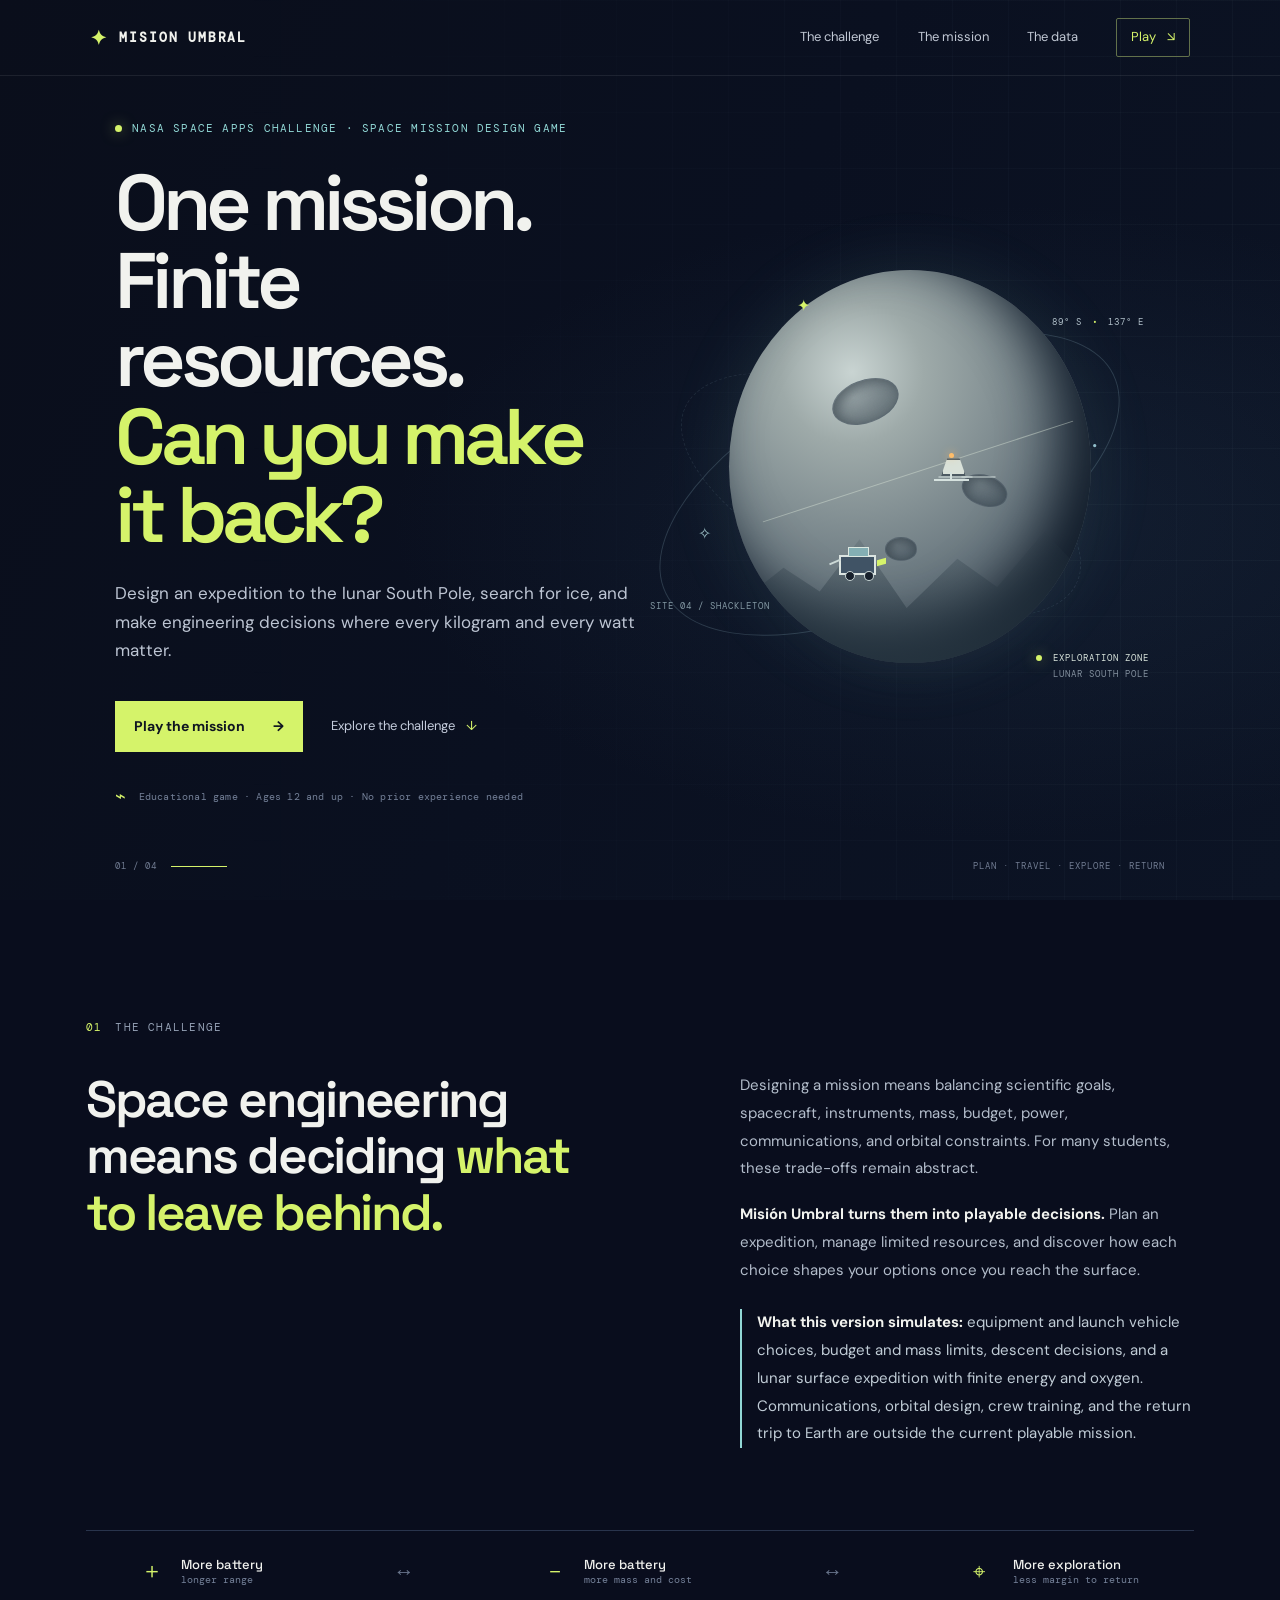
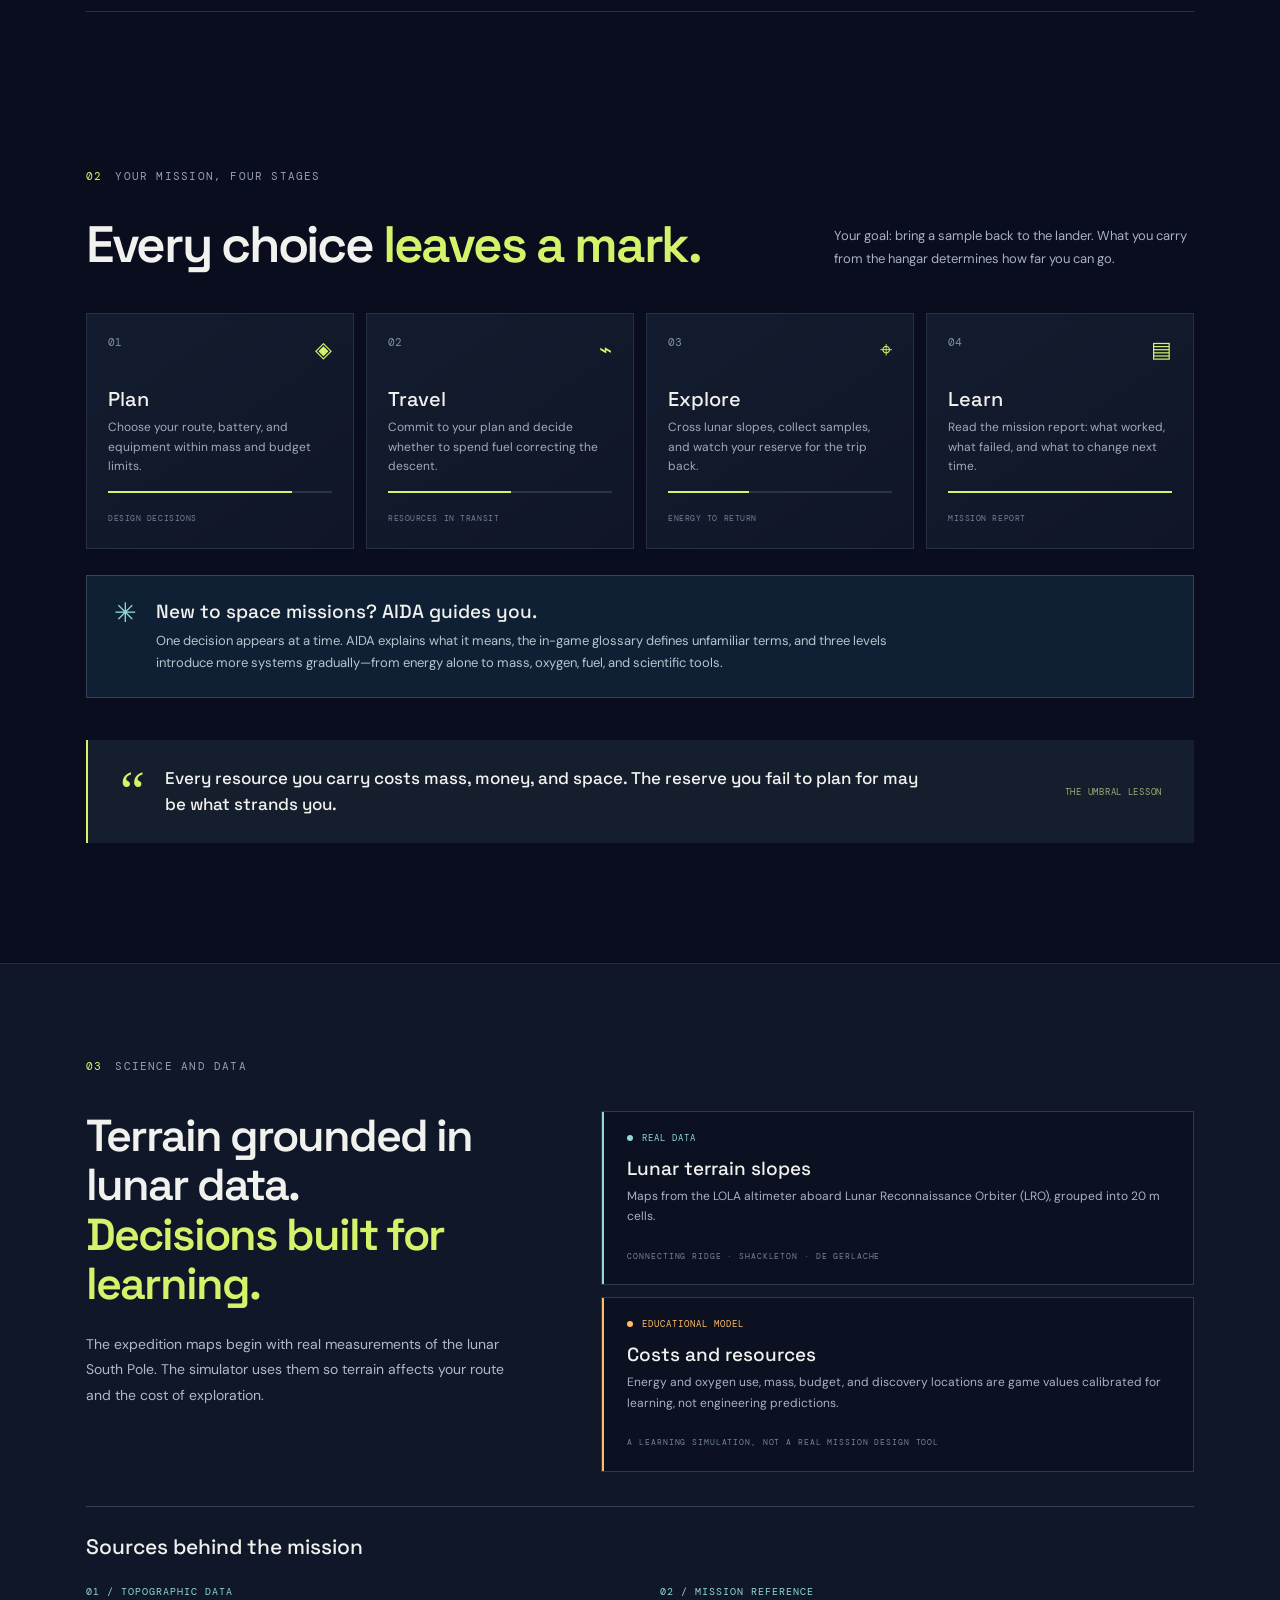
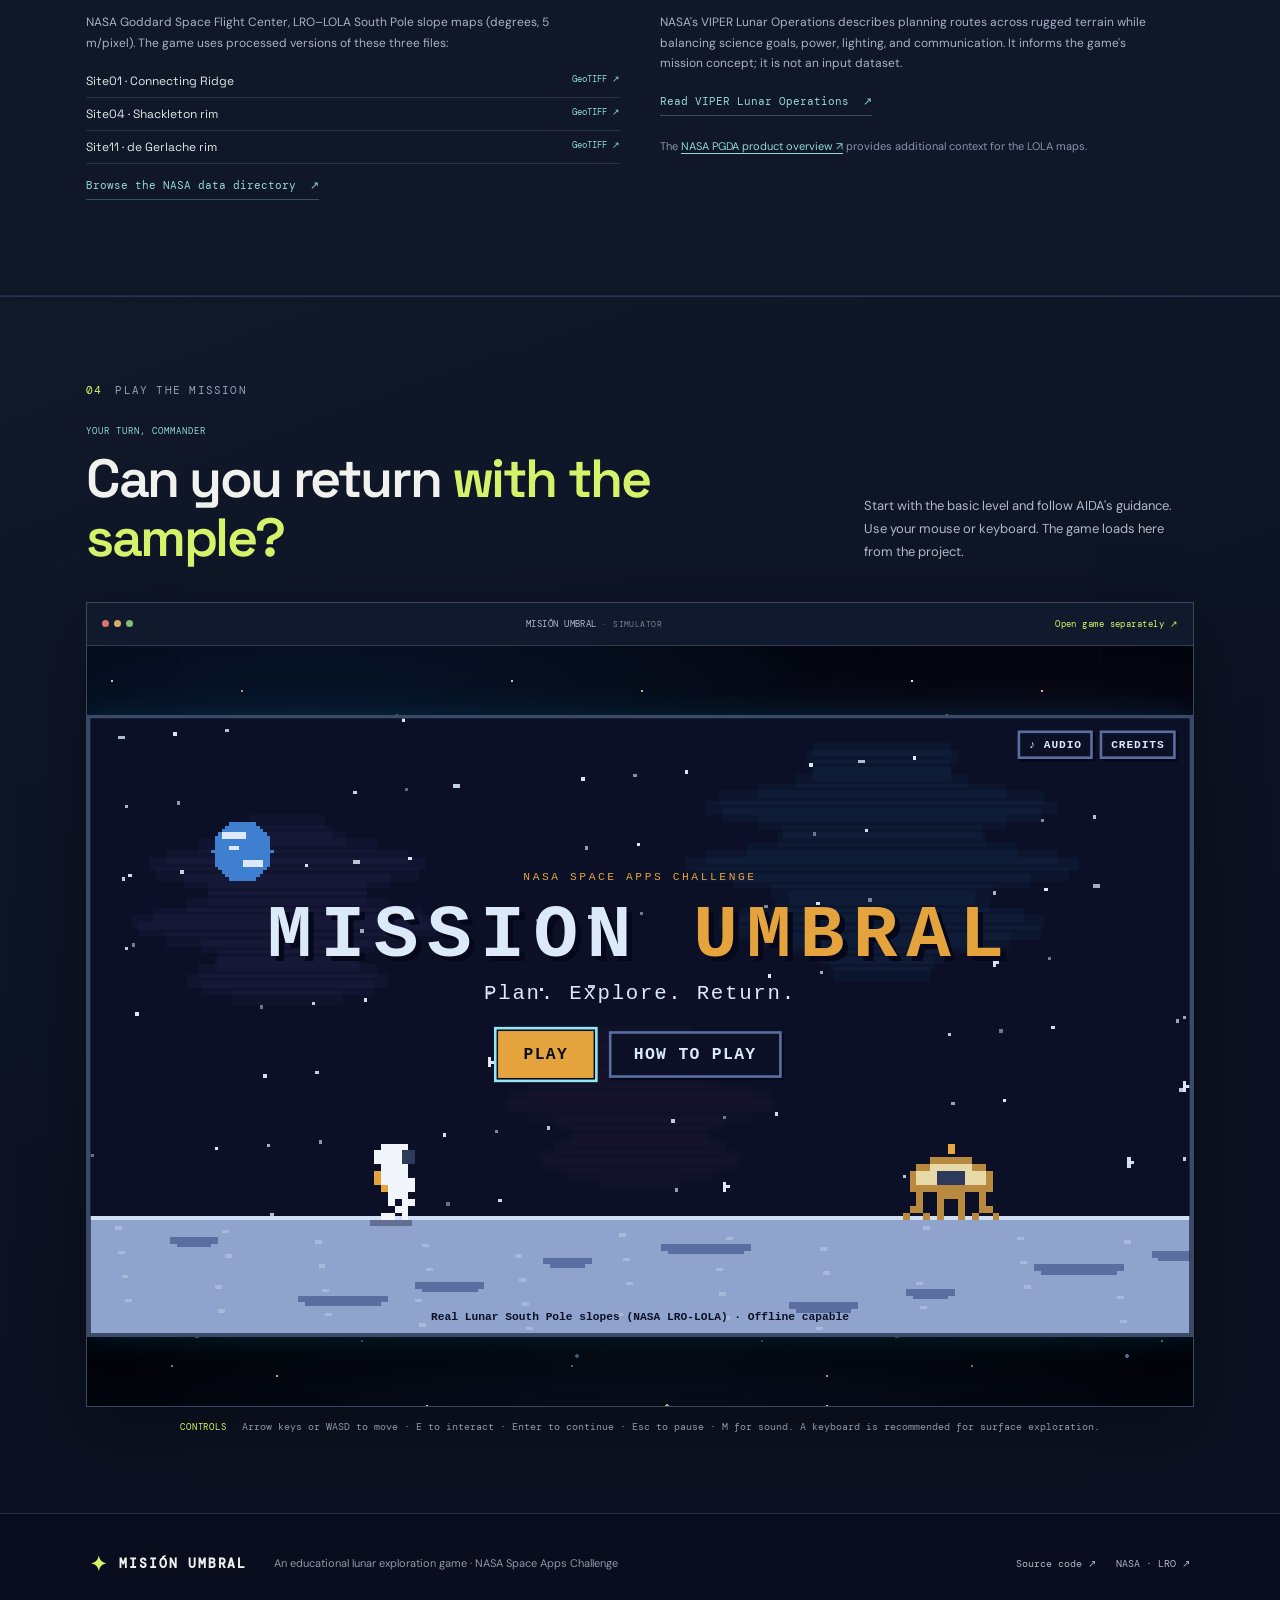
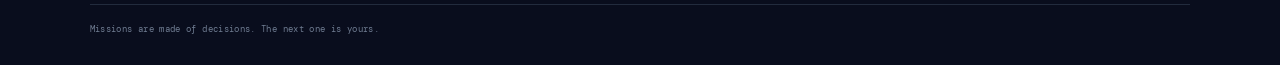
<file: index.html>
<!doctype html>
<html lang="en-US">
<head>
  <meta charset="utf-8">
  <meta name="viewport" content="width=device-width, initial-scale=1">
  <meta name="theme-color" content="#090d1d">
  <meta name="description" content="Design a lunar mission, manage limited resources, and decide when to return in Misión Umbral, an educational game for the NASA Space Apps Challenge.">
  <title>Misión Umbral — Plan. Explore. Return.</title>
  <link rel="stylesheet" href="landing.css">
</head>
<body>
  <header class="topbar">
    <a class="brand" href="#inicio" aria-label="Mision Umbral, home"><span class="brand-mark" aria-hidden="true">✦</span> MISION UMBRAL</a>
    <nav aria-label="Main navigation">
      <a href="#desafio">The challenge</a>
      <a href="#mision">The mission</a>
      <a href="#datos">The data</a>
      <a class="nav-play" href="#jugar">Play <span aria-hidden="true">↘</span></a>
    </nav>
  </header>

  <main>
    <section class="hero" id="inicio" aria-labelledby="hero-title">
      <div class="hero-copy">
        <p class="eyebrow"><span class="live-dot"></span> NASA SPACE APPS CHALLENGE · SPACE MISSION DESIGN GAME</p>
        <h1 id="hero-title">One mission.<br>Finite resources.<br><em>Can you make it back?</em></h1>
        <p class="hero-lede">Design an expedition to the lunar South Pole, search for ice, and make engineering decisions where every kilogram and every watt matter.</p>
        <div class="hero-actions">
          <a class="button button-primary" href="#jugar">Play the mission <span aria-hidden="true">→</span></a>
          <a class="text-link" href="#desafio">Explore the challenge <span aria-hidden="true">↓</span></a>
        </div>
        <p class="hero-note"><span aria-hidden="true">⌁</span> Educational game · Ages 12 and up · No prior experience needed</p>
      </div>
      <div class="moon-scene" role="img" aria-label="Illustration of a robotic expedition at the lunar South Pole">
        <div class="orbit orbit-one"></div><div class="orbit orbit-two"></div>
        <div class="moon-glow"></div>
        <div class="moon"><div class="crater crater-a"></div><div class="crater crater-b"></div><div class="crater crater-c"></div><div class="ridge"></div></div>
        <div class="lander"><i></i><b></b><span></span></div>
        <div class="rover"><i></i><b></b><span></span></div>
        <span class="coordinate coord-a">89° S <b>·</b> 137° E</span>
        <span class="coordinate coord-b">SITE 04 / SHACKLETON</span>
        <span class="star star-a">✦</span><span class="star star-b">·</span><span class="star star-c">✧</span>
        <div class="scene-caption"><span class="caption-pulse"></span> EXPLORATION ZONE <small>LUNAR SOUTH POLE</small></div>
      </div>
      <div class="hero-bottom"><span>01 / 04</span><span class="scroll-line"></span><span>PLAN · TRAVEL · EXPLORE · RETURN</span></div>
    </section>

    <section class="challenge section-wrap" id="desafio" aria-labelledby="challenge-title">
      <div class="section-label"><span>01</span> THE CHALLENGE</div>
      <div class="challenge-grid">
        <h2 id="challenge-title">Space engineering means deciding <em>what to leave behind.</em></h2>
        <div class="challenge-copy">
          <p>Designing a mission means balancing scientific goals, spacecraft, instruments, mass, budget, power, communications, and orbital constraints. For many students, these trade-offs remain abstract.</p>
          <p><strong>Misión Umbral turns them into playable decisions.</strong> Plan an expedition, manage limited resources, and discover how each choice shapes your options once you reach the surface.</p>
          <p class="scope-note"><strong>What this version simulates:</strong> equipment and launch vehicle choices, budget and mass limits, descent decisions, and a lunar surface expedition with finite energy and oxygen. Communications, orbital design, crew training, and the return trip to Earth are outside the current playable mission.</p>
        </div>
      </div>
      <div class="tradeoff-strip" aria-label="Trade-offs to balance during the mission">
        <div><span class="trade-icon">＋</span><b>More battery</b><small>longer range</small></div><span class="trade-sign" aria-hidden="true">↔</span>
        <div><span class="trade-icon">－</span><b>More battery</b><small>more mass and cost</small></div><span class="trade-sign" aria-hidden="true">↔</span>
        <div><span class="trade-icon">⌖</span><b>More exploration</b><small>less margin to return</small></div>
      </div>
    </section>

    <section class="mission section-wrap" id="mision" aria-labelledby="mission-title">
      <div class="section-label"><span>02</span> YOUR MISSION, FOUR STAGES</div>
      <div class="section-heading-row"><h2 id="mission-title">Every choice <em>leaves a mark.</em></h2><p>Your goal: bring a sample back to the lander. What you carry from the hangar determines how far you can go.</p></div>
      <div class="steps">
        <article class="step-card"><div class="step-top"><span>01</span><span class="step-symbol">◈</span></div><h3>Plan</h3><p>Choose your route, battery, and equipment within mass and budget limits.</p><div class="step-meter"><span style="--meter:82%"></span></div><small>DESIGN DECISIONS</small></article>
        <article class="step-card"><div class="step-top"><span>02</span><span class="step-symbol">⌁</span></div><h3>Travel</h3><p>Commit to your plan and decide whether to spend fuel correcting the descent.</p><div class="step-meter"><span style="--meter:55%"></span></div><small>RESOURCES IN TRANSIT</small></article>
        <article class="step-card"><div class="step-top"><span>03</span><span class="step-symbol">⌖</span></div><h3>Explore</h3><p>Cross lunar slopes, collect samples, and watch your reserve for the trip back.</p><div class="step-meter"><span style="--meter:36%"></span></div><small>ENERGY TO RETURN</small></article>
        <article class="step-card"><div class="step-top"><span>04</span><span class="step-symbol">▤</span></div><h3>Learn</h3><p>Read the mission report: what worked, what failed, and what to change next time.</p><div class="step-meter"><span style="--meter:100%"></span></div><small>MISSION REPORT</small></article>
      </div>
      <div class="learning-support"><span class="support-icon" aria-hidden="true">✳</span><div><h3>New to space missions? AIDA guides you.</h3><p>One decision appears at a time. AIDA explains what it means, the in-game glossary defines unfamiliar terms, and three levels introduce more systems gradually—from energy alone to mass, oxygen, fuel, and scientific tools.</p></div></div>
      <div class="lesson"><span class="lesson-mark">“</span><p>Every resource you carry costs mass, money, and space. The reserve you fail to plan for may be what strands you.</p><span class="lesson-tag">THE UMBRAL LESSON</span></div>
    </section>

    <section class="data-section" id="datos" aria-labelledby="data-title">
      <div class="section-wrap data-inner">
        <div class="section-label"><span>03</span> SCIENCE AND DATA</div>
        <div class="data-grid">
          <div><h2 id="data-title">Terrain grounded in lunar data.<br><em>Decisions built for learning.</em></h2><p>The expedition maps begin with real measurements of the lunar South Pole. The simulator uses them so terrain affects your route and the cost of exploration.</p></div>
          <div class="data-cards">
            <article class="data-card real"><span class="data-kicker"><i></i> REAL DATA</span><h3>Lunar terrain slopes</h3><p>Maps from the LOLA altimeter aboard Lunar Reconnaissance Orbiter (LRO), grouped into 20 m cells.</p><small>CONNECTING RIDGE · SHACKLETON · DE GERLACHE</small></article>
            <article class="data-card model"><span class="data-kicker"><i></i> EDUCATIONAL MODEL</span><h3>Costs and resources</h3><p>Energy and oxygen use, mass, budget, and discovery locations are game values calibrated for learning, not engineering predictions.</p><small>A LEARNING SIMULATION, NOT A REAL MISSION DESIGN TOOL</small></article>
          </div>
        </div>
        <div class="source-panel" aria-labelledby="sources-title">
          <h3 id="sources-title">Sources behind the mission</h3>
          <div class="source-grid">
            <div class="source-group"><span>01 / TOPOGRAPHIC DATA</span><p>NASA Goddard Space Flight Center, LRO–LOLA South Pole slope maps (degrees, 5 m/pixel). The game uses processed versions of these three files:</p><ul>
              <li><a href="https://pgda.gsfc.nasa.gov/data/LOLA_5mpp/Site01/Site01_final_adj_5mpp_slp.tif" target="_blank" rel="noopener noreferrer">Site01 · Connecting Ridge <small>GeoTIFF ↗</small></a></li>
              <li><a href="https://pgda.gsfc.nasa.gov/data/LOLA_5mpp/Site04/Site04_final_adj_5mpp_slp.tif" target="_blank" rel="noopener noreferrer">Site04 · Shackleton rim <small>GeoTIFF ↗</small></a></li>
              <li><a href="https://pgda.gsfc.nasa.gov/data/LOLA_5mpp/Site11/Site11_final_adj_5mpp_slp.tif" target="_blank" rel="noopener noreferrer">Site11 · de Gerlache rim <small>GeoTIFF ↗</small></a></li>
            </ul><a class="inline-link" href="https://pgda.gsfc.nasa.gov/data/LOLA_5mpp/" target="_blank" rel="noopener noreferrer">Browse the NASA data directory <span aria-hidden="true">↗</span></a></div>
            <div class="source-group"><span>02 / MISSION REFERENCE</span><p>NASA's VIPER Lunar Operations describes planning routes across rugged terrain while balancing science goals, power, lighting, and communication. It informs the game's mission concept; it is not an input dataset.</p><a class="inline-link" href="https://science.nasa.gov/mission/viper/lunar-operations/" target="_blank" rel="noopener noreferrer">Read VIPER Lunar Operations <span aria-hidden="true">↗</span></a><div class="source-note">The <a href="https://pgda.gsfc.nasa.gov/products/78" target="_blank" rel="noopener noreferrer">NASA PGDA product overview ↗</a> provides additional context for the LOLA maps.</div></div>
          </div>
        </div>
      </div>
    </section>

    <section class="play-section" id="jugar" aria-labelledby="play-title">
      <div class="section-wrap">
        <div class="section-label"><span>04</span> PLAY THE MISSION</div>
        <div class="play-heading"><div><p class="eyebrow">YOUR TURN, COMMANDER</p><h2 id="play-title">Can you return <em>with the sample?</em></h2></div><p>Start with the basic level and follow AIDA's guidance. Use your mouse or keyboard. The game loads here from the project.</p></div>
        <p class="small-screen-note">On a narrow screen, scroll the game panel sideways to see the full interface. A larger screen and keyboard offer the best experience.</p>
        <div class="game-frame"><div class="frame-top"><span><i></i><i></i><i></i></span><b>MISIÓN UMBRAL <small>· SIMULATOR</small></b><a href="game.html" target="_blank" rel="noopener">Open game separately ↗</a></div><iframe src="game.html" title="Misión Umbral game: design and explore a lunar mission" loading="lazy" allow="fullscreen" allowfullscreen></iframe></div>
        <p class="game-help"><span>CONTROLS</span> Arrow keys or WASD to move · E to interact · Enter to continue · Esc to pause · M for sound. A keyboard is recommended for surface exploration.</p>
      </div>
    </section>
  </main>

  <footer class="footer"><a class="brand" href="#inicio"><span class="brand-mark" aria-hidden="true">✦</span> MISIÓN UMBRAL</a><p>An educational lunar exploration game · NASA Space Apps Challenge</p><div class="footer-links"><a href="https://github.com/TEAM-SILENT-115/SPATIAL-EXTRACTION---HACKATON-NASA-SPACE-APP-CHALLENGE" target="_blank" rel="noopener noreferrer">Source code ↗</a><a href="https://science.nasa.gov/mission/lro/" target="_blank" rel="noopener noreferrer">NASA · LRO ↗</a></div><small>Missions are made of decisions. The next one is yours.</small></footer>
</body>
</html>
</file>
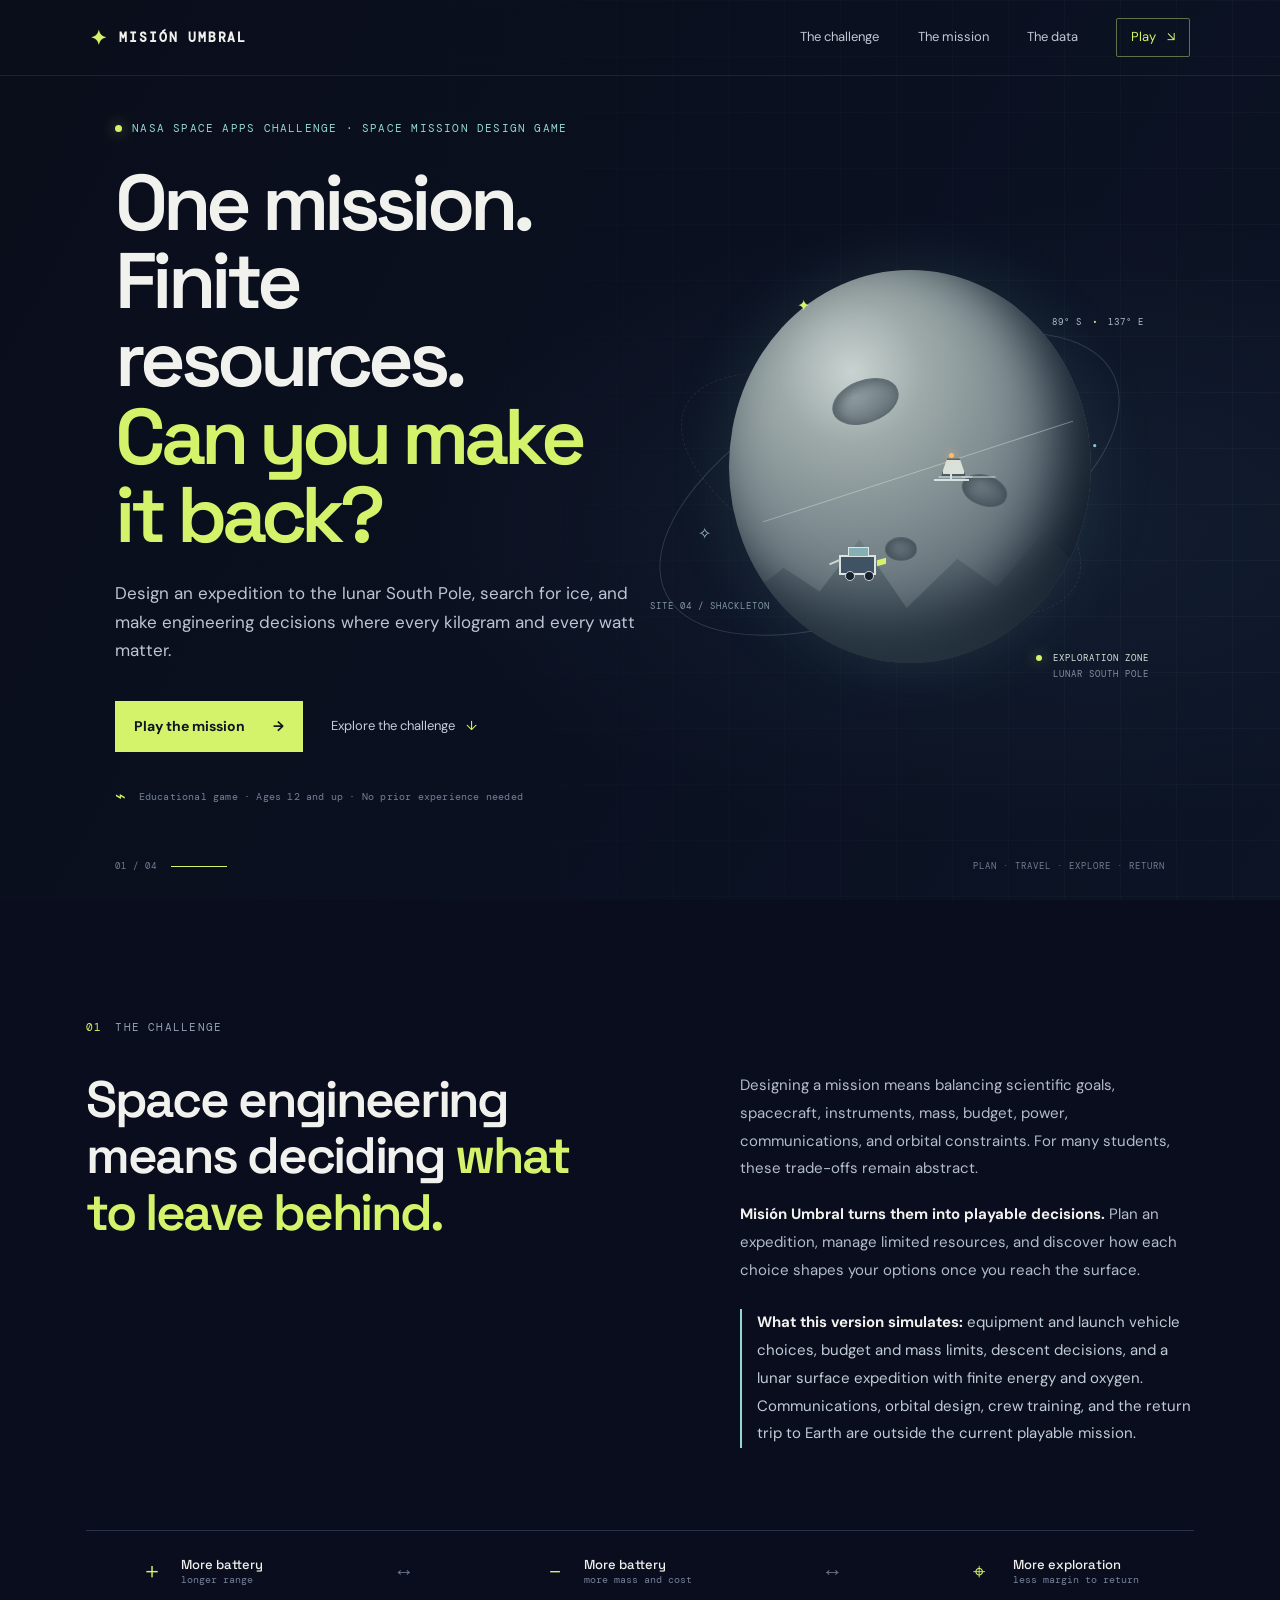
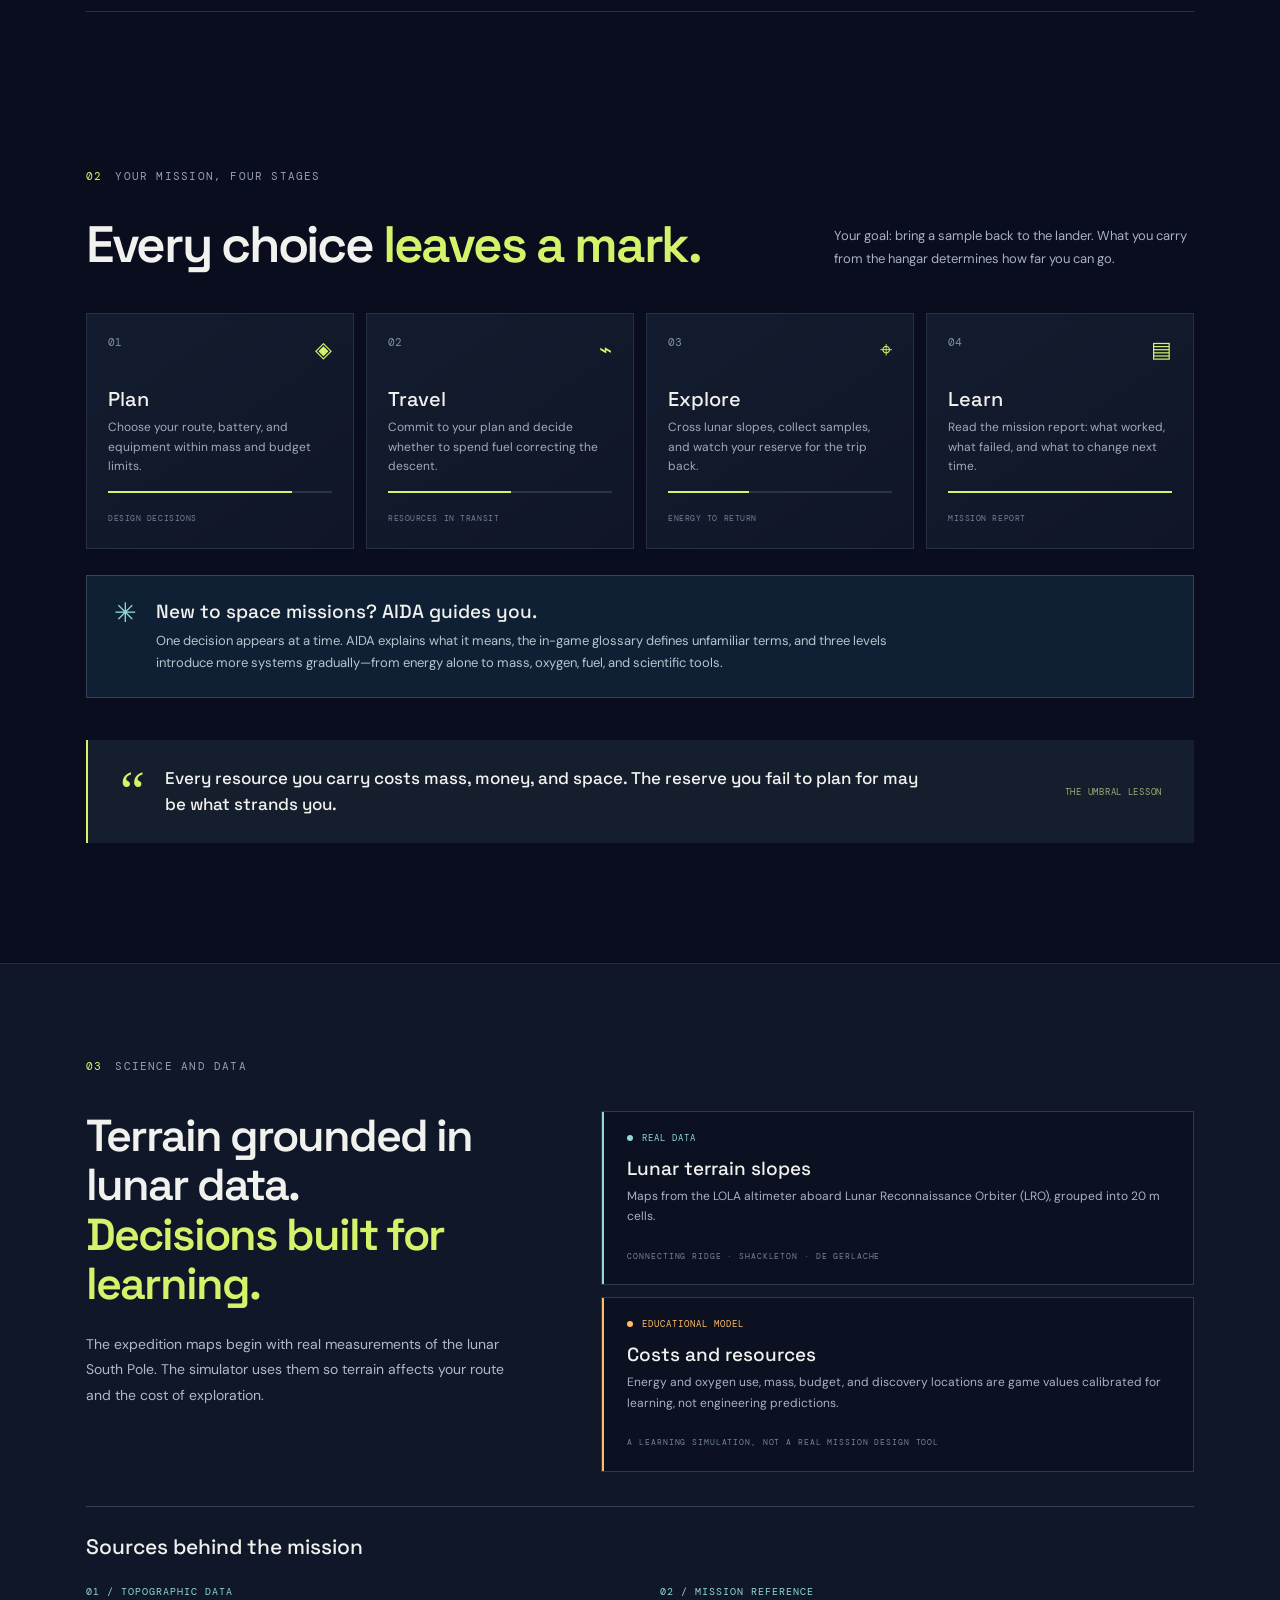
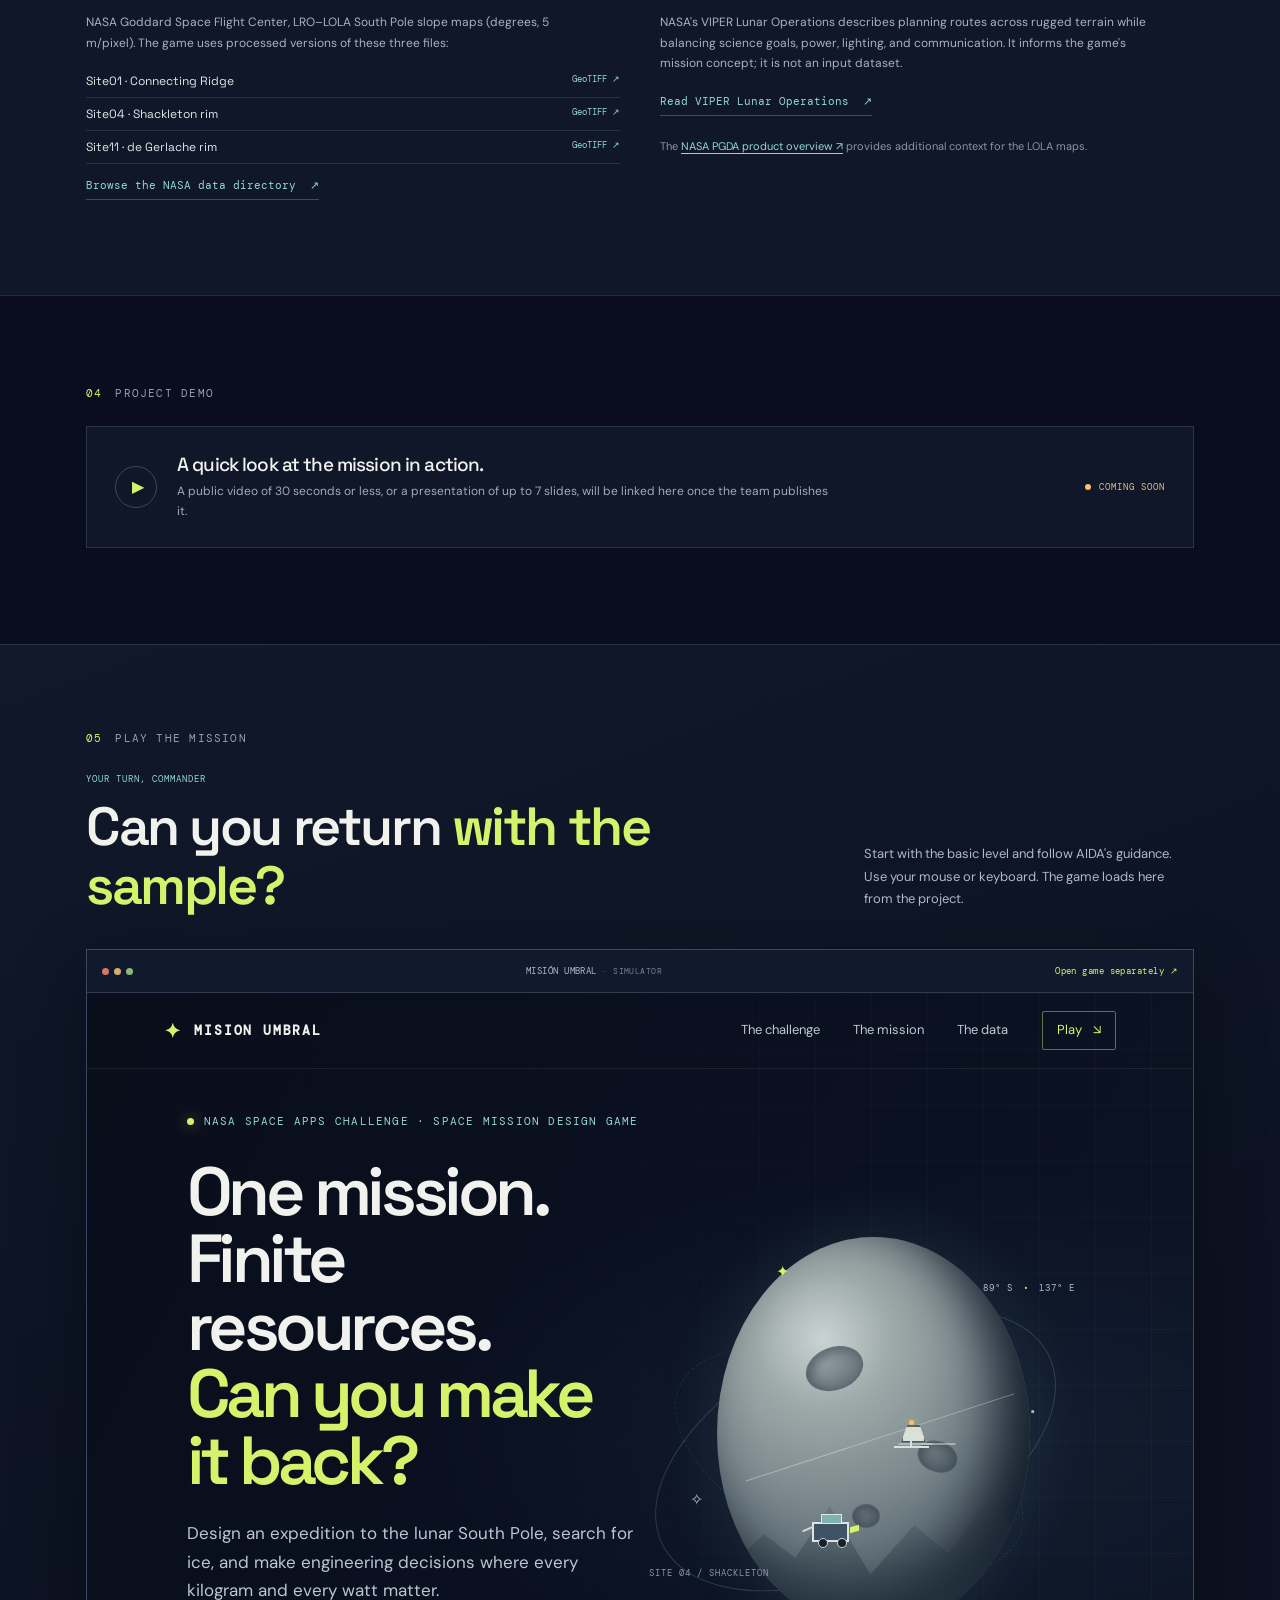
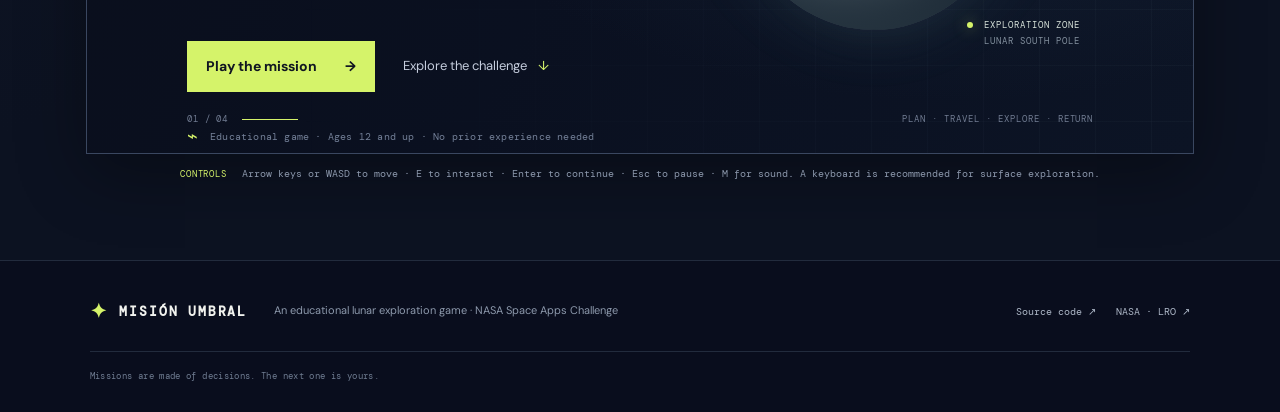
<file: web/index.html>
<!doctype html>
<html lang="en-US">
<head>
  <meta charset="utf-8">
  <meta name="viewport" content="width=device-width, initial-scale=1">
  <meta name="theme-color" content="#090d1d">
  <meta name="description" content="Design a lunar mission, manage limited resources, and decide when to return in Misión Umbral, an educational game for the NASA Space Apps Challenge.">
  <title>Misión Umbral — Plan. Explore. Return.</title>
  <link rel="stylesheet" href="styles.css">
</head>
<body>
  <header class="topbar">
    <a class="brand" href="#inicio" aria-label="Misión Umbral, home"><span class="brand-mark" aria-hidden="true">✦</span> MISIÓN UMBRAL</a>
    <nav aria-label="Main navigation">
      <a href="#desafio">The challenge</a>
      <a href="#mision">The mission</a>
      <a href="#datos">The data</a>
      <a class="nav-play" href="#jugar">Play <span aria-hidden="true">↘</span></a>
    </nav>
  </header>

  <main>
    <section class="hero" id="inicio" aria-labelledby="hero-title">
      <div class="hero-copy">
        <p class="eyebrow"><span class="live-dot"></span> NASA SPACE APPS CHALLENGE · SPACE MISSION DESIGN GAME</p>
        <h1 id="hero-title">One mission.<br>Finite resources.<br><em>Can you make it back?</em></h1>
        <p class="hero-lede">Design an expedition to the lunar South Pole, search for ice, and make engineering decisions where every kilogram and every watt matter.</p>
        <div class="hero-actions">
          <a class="button button-primary" href="#jugar">Play the mission <span aria-hidden="true">→</span></a>
          <a class="text-link" href="#desafio">Explore the challenge <span aria-hidden="true">↓</span></a>
        </div>
        <p class="hero-note"><span aria-hidden="true">⌁</span> Educational game · Ages 12 and up · No prior experience needed</p>
      </div>
      <div class="moon-scene" role="img" aria-label="Illustration of a robotic expedition at the lunar South Pole">
        <div class="orbit orbit-one"></div><div class="orbit orbit-two"></div>
        <div class="moon-glow"></div>
        <div class="moon"><div class="crater crater-a"></div><div class="crater crater-b"></div><div class="crater crater-c"></div><div class="ridge"></div></div>
        <div class="lander"><i></i><b></b><span></span></div>
        <div class="rover"><i></i><b></b><span></span></div>
        <span class="coordinate coord-a">89° S <b>·</b> 137° E</span>
        <span class="coordinate coord-b">SITE 04 / SHACKLETON</span>
        <span class="star star-a">✦</span><span class="star star-b">·</span><span class="star star-c">✧</span>
        <div class="scene-caption"><span class="caption-pulse"></span> EXPLORATION ZONE <small>LUNAR SOUTH POLE</small></div>
      </div>
      <div class="hero-bottom"><span>01 / 04</span><span class="scroll-line"></span><span>PLAN · TRAVEL · EXPLORE · RETURN</span></div>
    </section>

    <section class="challenge section-wrap" id="desafio" aria-labelledby="challenge-title">
      <div class="section-label"><span>01</span> THE CHALLENGE</div>
      <div class="challenge-grid">
        <h2 id="challenge-title">Space engineering means deciding <em>what to leave behind.</em></h2>
        <div class="challenge-copy">
          <p>Designing a mission means balancing scientific goals, spacecraft, instruments, mass, budget, power, communications, and orbital constraints. For many students, these trade-offs remain abstract.</p>
          <p><strong>Misión Umbral turns them into playable decisions.</strong> Plan an expedition, manage limited resources, and discover how each choice shapes your options once you reach the surface.</p>
          <p class="scope-note"><strong>What this version simulates:</strong> equipment and launch vehicle choices, budget and mass limits, descent decisions, and a lunar surface expedition with finite energy and oxygen. Communications, orbital design, crew training, and the return trip to Earth are outside the current playable mission.</p>
        </div>
      </div>
      <div class="tradeoff-strip" aria-label="Trade-offs to balance during the mission">
        <div><span class="trade-icon">＋</span><b>More battery</b><small>longer range</small></div><span class="trade-sign" aria-hidden="true">↔</span>
        <div><span class="trade-icon">－</span><b>More battery</b><small>more mass and cost</small></div><span class="trade-sign" aria-hidden="true">↔</span>
        <div><span class="trade-icon">⌖</span><b>More exploration</b><small>less margin to return</small></div>
      </div>
    </section>

    <section class="mission section-wrap" id="mision" aria-labelledby="mission-title">
      <div class="section-label"><span>02</span> YOUR MISSION, FOUR STAGES</div>
      <div class="section-heading-row"><h2 id="mission-title">Every choice <em>leaves a mark.</em></h2><p>Your goal: bring a sample back to the lander. What you carry from the hangar determines how far you can go.</p></div>
      <div class="steps">
        <article class="step-card"><div class="step-top"><span>01</span><span class="step-symbol">◈</span></div><h3>Plan</h3><p>Choose your route, battery, and equipment within mass and budget limits.</p><div class="step-meter"><span style="--meter:82%"></span></div><small>DESIGN DECISIONS</small></article>
        <article class="step-card"><div class="step-top"><span>02</span><span class="step-symbol">⌁</span></div><h3>Travel</h3><p>Commit to your plan and decide whether to spend fuel correcting the descent.</p><div class="step-meter"><span style="--meter:55%"></span></div><small>RESOURCES IN TRANSIT</small></article>
        <article class="step-card"><div class="step-top"><span>03</span><span class="step-symbol">⌖</span></div><h3>Explore</h3><p>Cross lunar slopes, collect samples, and watch your reserve for the trip back.</p><div class="step-meter"><span style="--meter:36%"></span></div><small>ENERGY TO RETURN</small></article>
        <article class="step-card"><div class="step-top"><span>04</span><span class="step-symbol">▤</span></div><h3>Learn</h3><p>Read the mission report: what worked, what failed, and what to change next time.</p><div class="step-meter"><span style="--meter:100%"></span></div><small>MISSION REPORT</small></article>
      </div>
      <div class="learning-support"><span class="support-icon" aria-hidden="true">✳</span><div><h3>New to space missions? AIDA guides you.</h3><p>One decision appears at a time. AIDA explains what it means, the in-game glossary defines unfamiliar terms, and three levels introduce more systems gradually—from energy alone to mass, oxygen, fuel, and scientific tools.</p></div></div>
      <div class="lesson"><span class="lesson-mark">“</span><p>Every resource you carry costs mass, money, and space. The reserve you fail to plan for may be what strands you.</p><span class="lesson-tag">THE UMBRAL LESSON</span></div>
    </section>

    <section class="data-section" id="datos" aria-labelledby="data-title">
      <div class="section-wrap data-inner">
        <div class="section-label"><span>03</span> SCIENCE AND DATA</div>
        <div class="data-grid">
          <div><h2 id="data-title">Terrain grounded in lunar data.<br><em>Decisions built for learning.</em></h2><p>The expedition maps begin with real measurements of the lunar South Pole. The simulator uses them so terrain affects your route and the cost of exploration.</p></div>
          <div class="data-cards">
            <article class="data-card real"><span class="data-kicker"><i></i> REAL DATA</span><h3>Lunar terrain slopes</h3><p>Maps from the LOLA altimeter aboard Lunar Reconnaissance Orbiter (LRO), grouped into 20 m cells.</p><small>CONNECTING RIDGE · SHACKLETON · DE GERLACHE</small></article>
            <article class="data-card model"><span class="data-kicker"><i></i> EDUCATIONAL MODEL</span><h3>Costs and resources</h3><p>Energy and oxygen use, mass, budget, and discovery locations are game values calibrated for learning, not engineering predictions.</p><small>A LEARNING SIMULATION, NOT A REAL MISSION DESIGN TOOL</small></article>
          </div>
        </div>
        <div class="source-panel" aria-labelledby="sources-title">
          <h3 id="sources-title">Sources behind the mission</h3>
          <div class="source-grid">
            <div class="source-group"><span>01 / TOPOGRAPHIC DATA</span><p>NASA Goddard Space Flight Center, LRO–LOLA South Pole slope maps (degrees, 5 m/pixel). The game uses processed versions of these three files:</p><ul>
              <li><a href="https://pgda.gsfc.nasa.gov/data/LOLA_5mpp/Site01/Site01_final_adj_5mpp_slp.tif" target="_blank" rel="noopener noreferrer">Site01 · Connecting Ridge <small>GeoTIFF ↗</small></a></li>
              <li><a href="https://pgda.gsfc.nasa.gov/data/LOLA_5mpp/Site04/Site04_final_adj_5mpp_slp.tif" target="_blank" rel="noopener noreferrer">Site04 · Shackleton rim <small>GeoTIFF ↗</small></a></li>
              <li><a href="https://pgda.gsfc.nasa.gov/data/LOLA_5mpp/Site11/Site11_final_adj_5mpp_slp.tif" target="_blank" rel="noopener noreferrer">Site11 · de Gerlache rim <small>GeoTIFF ↗</small></a></li>
            </ul><a class="inline-link" href="https://pgda.gsfc.nasa.gov/data/LOLA_5mpp/" target="_blank" rel="noopener noreferrer">Browse the NASA data directory <span aria-hidden="true">↗</span></a></div>
            <div class="source-group"><span>02 / MISSION REFERENCE</span><p>NASA's VIPER Lunar Operations describes planning routes across rugged terrain while balancing science goals, power, lighting, and communication. It informs the game's mission concept; it is not an input dataset.</p><a class="inline-link" href="https://science.nasa.gov/mission/viper/lunar-operations/" target="_blank" rel="noopener noreferrer">Read VIPER Lunar Operations <span aria-hidden="true">↗</span></a><div class="source-note">The <a href="https://pgda.gsfc.nasa.gov/products/78" target="_blank" rel="noopener noreferrer">NASA PGDA product overview ↗</a> provides additional context for the LOLA maps.</div></div>
          </div>
        </div>
      </div>
    </section>

    <section class="demo section-wrap" aria-labelledby="demo-title">
      <div class="section-label"><span>04</span> PROJECT DEMO</div>
      <div class="demo-box"><div class="demo-copy"><span class="demo-icon">▶</span><div><h2 id="demo-title">A quick look at the mission in action.</h2><p>A public video of 30 seconds or less, or a presentation of up to 7 slides, will be linked here once the team publishes it.</p></div></div><span class="demo-status"><i></i> COMING SOON</span></div>
    </section>

    <section class="play-section" id="jugar" aria-labelledby="play-title">
      <div class="section-wrap">
        <div class="section-label"><span>05</span> PLAY THE MISSION</div>
        <div class="play-heading"><div><p class="eyebrow">YOUR TURN, COMMANDER</p><h2 id="play-title">Can you return <em>with the sample?</em></h2></div><p>Start with the basic level and follow AIDA's guidance. Use your mouse or keyboard. The game loads here from the project.</p></div>
        <p class="small-screen-note">On a narrow screen, scroll the game panel sideways to see the full interface. A larger screen and keyboard offer the best experience.</p>
        <div class="game-frame"><div class="frame-top"><span><i></i><i></i><i></i></span><b>MISIÓN UMBRAL <small>· SIMULATOR</small></b><a href="../index.html" target="_blank" rel="noopener">Open game separately ↗</a></div><iframe src="../index.html" title="Misión Umbral game: design and explore a lunar mission" loading="lazy" allow="fullscreen" allowfullscreen></iframe></div>
        <p class="game-help"><span>CONTROLS</span> Arrow keys or WASD to move · E to interact · Enter to continue · Esc to pause · M for sound. A keyboard is recommended for surface exploration.</p>
      </div>
    </section>
  </main>

  <footer class="footer"><a class="brand" href="#inicio"><span class="brand-mark" aria-hidden="true">✦</span> MISIÓN UMBRAL</a><p>An educational lunar exploration game · NASA Space Apps Challenge</p><div class="footer-links"><a href="https://github.com/TEAM-SILENT-115/SPATIAL-EXTRACTION---HACKATON-NASA-SPACE-APP-CHALLENGE" target="_blank" rel="noopener noreferrer">Source code ↗</a><a href="https://science.nasa.gov/mission/lro/" target="_blank" rel="noopener noreferrer">NASA · LRO ↗</a></div><small>Missions are made of decisions. The next one is yours.</small></footer>
</body>
</html>
</file>
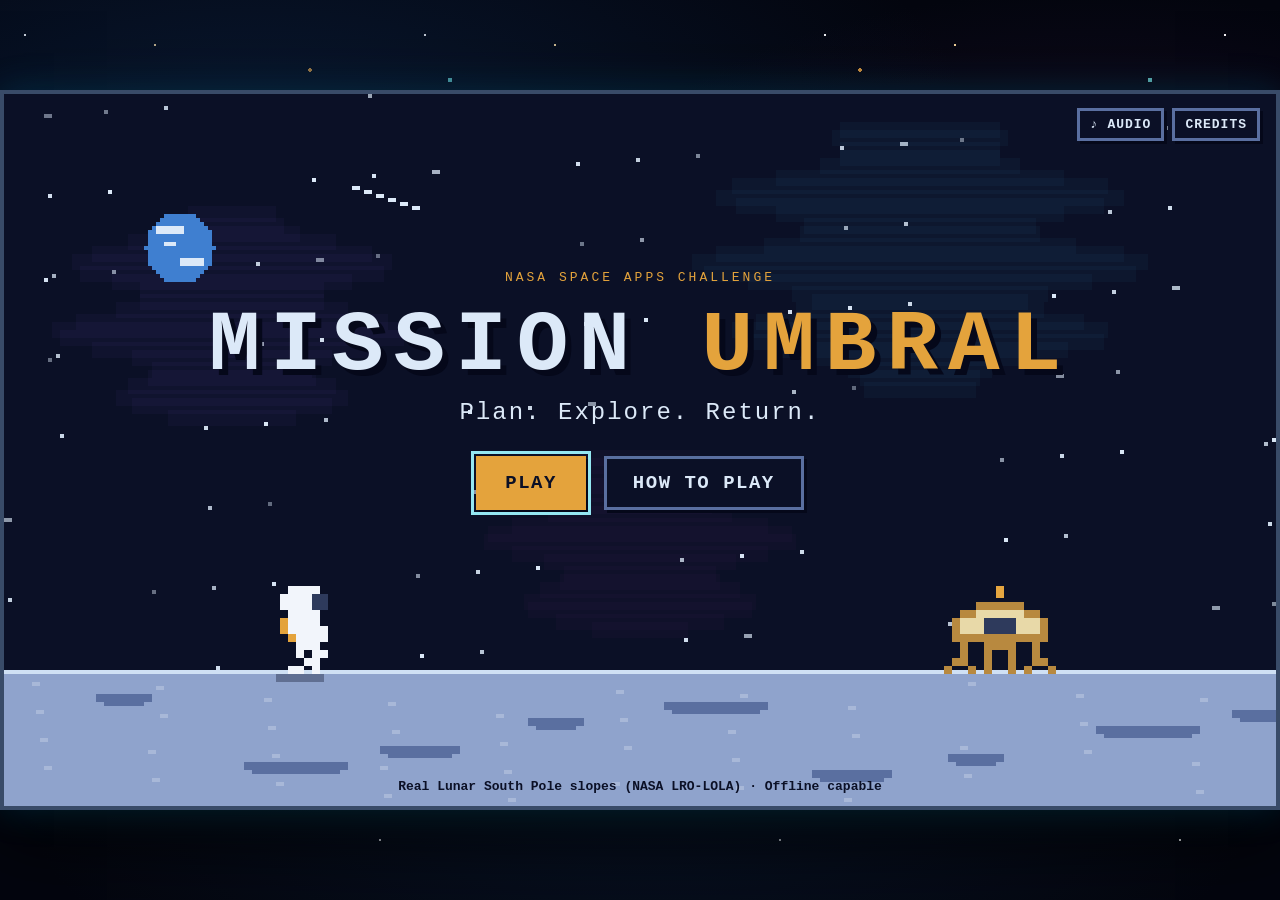
<file: game.html>
<!doctype html>
<html lang="en">
<head>
  <meta charset="utf-8">
  <meta name="viewport" content="width=device-width, initial-scale=1">
  <title>Mission Umbral</title>
  <link rel="preconnect" href="https://fonts.googleapis.com">
  <link rel="preconnect" href="https://fonts.gstatic.com" crossorigin>
  <link href="https://fonts.googleapis.com/css2?family=Press+Start+2P&family=VT323&display=swap" rel="stylesheet">
  <link rel="stylesheet" href="css/style.css">
  <link rel="stylesheet" href="css/lunar.css">
</head>
<body>
  <div id="marco">
    <div id="juego"></div>
  </div>
  <script src="js/datos.js"></script>
  <script src="js/motor.js"></script>
  <script src="data/nasa/processed/maps.js"></script>
  <script src="js/lunar-datos.js"></script>
  <script src="js/lunar-motor.js"></script>
  <script src="js/ui.js"></script>
  <script src="js/lunar-ui.js"></script>
</body>
</html>
</file>
<file: landing.css>
@import url('https://fonts.googleapis.com/css2?family=DM+Mono:wght@400;500&family=DM+Sans:wght@400;500;600;700&family=Space+Grotesk:wght@400;500;600;700&display=swap');

:root{color-scheme:dark;--bg:#090d1d;--panel:#11182b;--panel2:#141f35;--line:#29344c;--ink:#f1f2ee;--muted:#a8b1c1;--dim:#748098;--lime:#d5f36a;--cyan:#91d7d5;--orange:#ffbd69;--mono:'DM Mono',monospace;--sans:'DM Sans',sans-serif;--display:'Space Grotesk',sans-serif;scroll-behavior:smooth}
*{box-sizing:border-box}body{margin:0;background:var(--bg);color:var(--ink);font-family:var(--sans);font-size:16px;line-height:1.6}a{color:inherit;text-decoration:none}a:focus-visible{outline:2px solid var(--lime);outline-offset:4px}::selection{background:var(--lime);color:var(--bg)}
.topbar{height:76px;display:flex;align-items:center;justify-content:space-between;padding:0 clamp(24px,7vw,112px);border-bottom:1px solid rgba(255,255,255,.08);position:absolute;z-index:5;top:0;left:0;right:0}.brand{font:600 13px var(--mono);letter-spacing:.14em;display:flex;align-items:center;gap:11px}.brand-mark{color:var(--lime);font-size:20px}.topbar nav{display:flex;align-items:center;gap:clamp(18px,3vw,42px);font-size:13px;color:#c1c8d4}.topbar nav a:hover,.footer-links a:hover{color:var(--lime)}.nav-play{border:1px solid #62714b;padding:8px 14px;color:var(--lime);border-radius:2px}.nav-play span{padding-left:8px}
.hero{min-height:730px;height:min(920px,100vh);position:relative;overflow:hidden;display:grid;grid-template-columns:1fr 1fr;align-items:center;padding:110px clamp(24px,9vw,145px) 105px;background:radial-gradient(ellipse at 78% 58%,rgba(42,66,90,.25),transparent 43%),linear-gradient(118deg,#0a0e1b 0%,#0a1020 51%,#0c1425 100%)}.hero:before{content:"";position:absolute;inset:0;background-image:linear-gradient(rgba(174,204,224,.035) 1px,transparent 1px),linear-gradient(90deg,rgba(174,204,224,.035) 1px,transparent 1px);background-size:56px 56px;mask-image:linear-gradient(90deg,transparent 15%,#000 100%);pointer-events:none}.hero-copy{position:relative;z-index:2;max-width:610px}.eyebrow,.section-label,.coordinate,.scene-caption,.hero-bottom,.step-card small,.data-kicker,.data-card small,.demo-status,.game-help span,.footer>small{font:11px var(--mono);letter-spacing:.11em}.eyebrow{color:var(--cyan);display:flex;align-items:center;gap:10px}.live-dot,.caption-pulse{width:7px;height:7px;background:var(--lime);box-shadow:0 0 14px #d5f36a8a;border-radius:50%}.hero h1{font:600 clamp(48px,6.15vw,88px)/.99 var(--display);letter-spacing:-.065em;margin:30px 0 24px}.hero h1 em,.section-wrap h2 em,.data-grid h2 em,.play-heading h2 em{font-style:normal;color:var(--lime)}.hero-lede{font-size:17px;line-height:1.7;color:#bdc5d3;max-width:520px}.hero-actions{display:flex;align-items:center;gap:28px;margin-top:36px}.button{display:inline-flex;align-items:center;gap:28px;padding:14px 19px;font-weight:700;font-size:14px}.button-primary{color:#101521;background:var(--lime)}.button-primary:hover{background:#e4ff8c}.text-link{font-size:13px;color:#c5cddd}.text-link span{color:var(--lime);padding-left:8px}.hero-note{font:10px var(--mono);color:var(--dim);margin-top:32px;letter-spacing:.02em}.hero-note span{color:var(--lime);font-size:18px;vertical-align:-2px;margin-right:6px}.hero-bottom{position:absolute;bottom:28px;left:clamp(24px,9vw,145px);right:clamp(24px,9vw,145px);display:flex;align-items:center;gap:14px;color:#717c92;font-size:9px}.hero-bottom>span:last-child{margin-left:auto}.scroll-line{height:1px;width:56px;background:var(--lime)}
.moon-scene{height:min(570px,65vw);min-height:420px;position:relative;align-self:center}.moon-glow{position:absolute;width:75%;height:75%;top:18%;left:15%;background:radial-gradient(ellipse,rgba(177,202,200,.11),transparent 66%);filter:blur(14px)}.orbit{position:absolute;border:1px solid rgba(157,192,206,.21);border-radius:50%;transform:rotate(-26deg)}.orbit-one{width:95%;height:41%;top:33%;left:0}.orbit-two{width:82%;height:33%;top:39%;left:5%;transform:rotate(24deg);border-style:dashed;opacity:.55}.moon{position:absolute;width:69%;height:69%;top:16%;left:17%;border-radius:50%;overflow:hidden;background:radial-gradient(circle at 34% 26%,#c9d4d2 0,#9eaaa9 19%,#69777f 58%,#364451 100%);box-shadow:inset -28px -26px 56px #111c2a,0 0 70px #91d7d51c}.moon:after{content:"";position:absolute;width:100%;height:38%;bottom:0;background:linear-gradient(180deg,transparent,#273641);clip-path:polygon(0 65%,15% 36%,25% 52%,36% 17%,49% 63%,63% 30%,74% 49%,87% 12%,100% 45%,100% 100%,0 100%);opacity:.78}.crater{position:absolute;border-radius:50%;border:1px solid #53616b88;background:radial-gradient(ellipse at 35% 30%,#65727b77,#27354199);box-shadow:inset 4px 4px 12px #29343c77}.crater-a{width:19%;height:11%;top:28%;left:28%;transform:rotate(-20deg)}.crater-b{width:13%;height:8%;top:52%;left:64%;transform:rotate(19deg)}.crater-c{width:9%;height:6%;top:68%;left:43%}.ridge{position:absolute;width:90%;height:1px;top:51%;left:7%;background:#d7e2d574;transform:rotate(-18deg);z-index:1}.lander{position:absolute;left:56%;top:49%;width:35px;height:26px;z-index:3}.lander:before{content:"";position:absolute;left:7px;top:0;width:21px;height:14px;background:#d9e1d9;border:2px solid #4d5a62;clip-path:polygon(25% 0,75% 0,100% 100%,0 100%)}.lander:after{content:"";position:absolute;left:0;top:21px;width:35px;height:2px;background:#d6e2df;box-shadow:4px -3px 0 -0.5px #d6e2df,27px -3px 0 -.5px #d6e2df}.lander i{position:absolute;left:16px;top:14px;height:8px;width:2px;background:#d6e2df}.lander b{position:absolute;top:-5px;left:15px;width:5px;height:5px;border-radius:50%;background:var(--orange);box-shadow:0 0 8px var(--orange)}.rover{position:absolute;left:38%;top:66%;width:37px;height:20px;border:2px solid #dbe4e1;background:#405365;z-index:4}.rover:before{content:"";position:absolute;top:-10px;left:7px;width:19px;height:8px;background:#84afb4;border:1px solid #dce8e1}.rover:after{content:"";position:absolute;left:4px;bottom:-8px;width:8px;height:8px;background:#17202b;border:1px solid #c7d4d4;border-radius:50%;box-shadow:19px 0 0 -1px #17202b,19px 0 0 0 #c7d4d4}.rover i{position:absolute;width:9px;height:6px;background:var(--lime);right:-12px;top:2px;transform:skewY(-15deg)}.rover b{position:absolute;left:-12px;top:4px;width:12px;height:2px;background:#ccd9d6;transform:rotate(-24deg)}.coordinate{position:absolute;color:#b1c0ca;font-size:9px;z-index:4}.coordinate b{color:var(--lime);padding:0 4px}.coord-a{right:4%;top:24%}.coord-b{left:2%;bottom:24%;color:#8398a3}.scene-caption{position:absolute;right:3%;bottom:12%;color:#d8e3db;font-size:9px;display:grid;grid-template-columns:9px 1fr;column-gap:8px;align-items:center}.scene-caption small{grid-column:2;color:#83909e;font:9px var(--mono);margin-top:4px}.caption-pulse{width:6px;height:6px}.star{position:absolute;color:#e1e6e1}.star-a{top:20%;left:30%;color:var(--lime)}.star-b{right:13%;top:43%;font-size:28px;color:#90bdca}.star-c{left:11%;top:60%;color:#9dc1c7}
.section-wrap{max-width:1180px;margin:0 auto;padding-left:36px;padding-right:36px}.section-label{color:#94a0b4;display:flex;align-items:center;gap:13px}.section-label span{color:var(--lime)}.challenge{padding-top:120px;padding-bottom:126px}.challenge-grid{display:grid;grid-template-columns:1.08fr .92fr;gap:11%;align-items:start;margin:38px 0 64px}.section-wrap h2,.data-grid h2,.play-heading h2{font:600 clamp(34px,4vw,55px)/1.1 var(--display);letter-spacing:-.045em;margin:0}.challenge-copy p{margin:0 0 18px;color:#b3bdcb;font-size:15px;line-height:1.85}.challenge-copy strong{color:var(--ink)}.inline-link{display:inline-block;color:var(--cyan);font:11px var(--mono);margin-top:10px;padding-bottom:7px;border-bottom:1px solid #91d7d54c}.inline-link span{padding-left:7px}.tradeoff-strip{border-top:1px solid var(--line);border-bottom:1px solid var(--line);padding:25px 5%;display:flex;align-items:center;justify-content:space-between}.tradeoff-strip>div{display:grid;grid-template-columns:30px auto;column-gap:10px;align-items:center}.trade-icon{color:var(--lime);font:22px var(--mono);grid-row:span 2}.tradeoff-strip b{font:500 13px var(--display)}.tradeoff-strip small{font:10px var(--mono);color:var(--dim)}.trade-sign{font:21px var(--mono);color:#68748b}
.mission{padding-top:31px;padding-bottom:120px}.section-heading-row{display:flex;justify-content:space-between;align-items:end;gap:45px;margin:34px 0 40px}.section-heading-row p{max-width:360px;color:var(--muted);font-size:13px;margin:0 0 3px;line-height:1.75}.steps{display:grid;grid-template-columns:repeat(4,1fr);gap:12px}.step-card{background:linear-gradient(145deg,#131c2f,#101627);border:1px solid #263148;padding:21px 21px 19px;min-height:224px;position:relative}.step-top{display:flex;justify-content:space-between;color:#8290a4;font:11px var(--mono)}.step-symbol{font-size:22px;color:var(--lime)}.step-card h3{font:500 20px var(--display);margin:22px 0 6px}.step-card p{font-size:12px;color:#9faabc;line-height:1.6;min-height:58px;margin:0}.step-meter{height:2px;background:#293449;margin:15px 0 10px}.step-meter span{display:block;width:var(--meter);height:100%;background:var(--lime)}.step-card small{font-size:8px;color:#728099;letter-spacing:.07em}.lesson{margin-top:42px;padding:26px 32px;background:#151e2d;border-left:2px solid var(--lime);display:flex;align-items:center;gap:20px}.lesson-mark{font:56px Georgia;color:var(--lime);line-height:.7}.lesson p{font:500 17px/1.5 var(--display);margin:0;max-width:760px}.lesson-tag{margin-left:auto;white-space:nowrap;font:9px var(--mono);color:#9caa78;letter-spacing:.08em}
.data-section{background:#101729;border-top:1px solid #222d43;border-bottom:1px solid #222d43;padding:95px 0}.data-inner>.section-label{margin-bottom:38px}.data-grid{display:grid;grid-template-columns:.85fr 1.15fr;gap:7%;align-items:start}.data-grid h2{font-size:clamp(31px,3.5vw,47px)}.data-grid>div:first-child>p{color:#aeb9ca;line-height:1.8;font-size:14px;max-width:425px;margin:24px 0 10px}.data-cards{display:grid;gap:12px}.data-card{padding:20px 23px 18px 25px;border:1px solid #2b3850;background:#0b1121;position:relative}.data-card:before{content:"";position:absolute;left:0;top:0;bottom:0;width:2px;background:var(--cyan)}.data-card.model:before{background:var(--orange)}.data-kicker{font-size:9px;color:var(--cyan);display:flex;align-items:center;gap:9px}.model .data-kicker{color:var(--orange)}.data-kicker i{width:6px;height:6px;background:currentColor;border-radius:50%}.data-card h3{font:500 19px var(--display);margin:12px 0 5px}.data-card p{font-size:12px;color:#a8b2c4;margin:0 0 14px;line-height:1.7}.data-card small{font-size:8px;color:#75829a}
.source-panel{margin-top:34px;border-top:1px solid #344159;padding-top:26px}.source-panel h3{font:500 21px var(--display);margin:0 0 17px}.source-grid{display:grid;grid-template-columns:1fr 1fr;gap:40px}.source-group>span{font:10px var(--mono);letter-spacing:.1em;color:var(--cyan)}.source-group p{font-size:12px;line-height:1.7;color:#a8b2c4;max-width:510px;margin:10px 0}.source-group ul{list-style:none;margin:12px 0 4px;padding:0}.source-group li{border-bottom:1px solid #273248}.source-group li a{display:flex;justify-content:space-between;gap:12px;padding:8px 0;font:12px var(--display);color:#e0e7e6}.source-group li a:hover,.source-note a:hover{color:var(--lime)}.source-group li small{font:9px var(--mono);color:var(--cyan);white-space:nowrap}.source-note{margin-top:22px;font-size:11px;color:#8795aa}.source-note a{color:var(--cyan);text-decoration:underline;text-underline-offset:3px}
.demo{padding-top:90px;padding-bottom:96px}.demo>.section-label{margin-bottom:26px}.demo-box{padding:25px 28px;border:1px solid #29344a;background:#101729;display:flex;align-items:center;justify-content:space-between;gap:24px}.demo-copy{display:flex;align-items:center;gap:20px}.demo-icon{width:42px;height:42px;border:1px solid #39475e;color:var(--lime);display:grid;place-items:center;padding-left:3px;border-radius:50%;flex:none}.demo-copy h2{font:500 19px var(--display);margin:0 0 5px}.demo-copy p{font-size:12px;line-height:1.65;color:#9fabbc;max-width:660px;margin:0}.demo-status{font-size:9px;color:#e3bd84;display:flex;align-items:center;gap:8px;white-space:nowrap}.demo-status i{width:6px;height:6px;background:var(--orange);border-radius:50%}
.play-section{background:linear-gradient(160deg,#10182a,#0c1221 65%);border-top:1px solid #28344a;padding:86px 0 80px}.play-section .section-wrap>.section-label{margin-bottom:28px}.play-heading{display:flex;justify-content:space-between;align-items:end;gap:40px;margin-bottom:34px}.play-heading .eyebrow{font-size:9px;margin:0 0 12px}.play-heading h2{font-size:clamp(34px,4.2vw,54px)}.play-heading>p{max-width:330px;margin:0 0 4px;color:#aeb9ca;font-size:13px;line-height:1.75}.game-frame{border:1px solid #3a4760;background:#080c16;box-shadow:0 20px 65px #0005}.frame-top{height:43px;background:#111a2c;border-bottom:1px solid #303a50;display:flex;align-items:center;justify-content:space-between;padding:0 15px;font:9px var(--mono);color:#aeb8c8;letter-spacing:.05em}.frame-top>span{display:flex;gap:5px}.frame-top>span i{display:block;width:7px;height:7px;border-radius:50%;background:#465268}.frame-top>span i:first-child{background:#d9756c}.frame-top>span i:nth-child(2){background:#d5ad69}.frame-top>span i:nth-child(3){background:#8bb978}.frame-top>b{font-weight:400}.frame-top small{color:#758198}.frame-top>a{color:var(--lime);font-size:9px}.game-frame iframe{display:block;width:100%;height:clamp(480px,64vw,760px);border:0;background:#090d1d}.game-help{margin:13px 0 0;text-align:center;font:10px var(--mono);color:#8c98ac}.game-help span{color:var(--lime);margin-right:9px;font-size:9px}
.footer{padding:37px clamp(24px,7vw,112px) 30px;border-top:1px solid #222b3d;display:flex;align-items:center;gap:27px;flex-wrap:wrap}.footer>p{color:#8d99ac;font-size:11px;margin:0 auto 0 0}.footer-links{display:flex;gap:20px;color:#aeb8c8;font:10px var(--mono)}.footer>small{width:100%;border-top:1px solid #222b3d;padding-top:18px;color:#6f7c91;font-size:9px;letter-spacing:.04em}
@media(max-width:900px){.hero{padding-left:6vw;padding-right:6vw;grid-template-columns:1.05fr .95fr}.hero h1{font-size:clamp(46px,7vw,70px)}.moon-scene{min-height:340px}.challenge-grid{gap:6%}.steps{grid-template-columns:repeat(2,1fr)}.data-grid{grid-template-columns:1fr;gap:32px}.data-grid>div:first-child>p{max-width:650px}.source-grid{gap:24px}.lesson{align-items:flex-start;flex-wrap:wrap}.lesson-tag{margin-left:62px}.footer{gap:17px}}
@media(max-width:620px){.topbar{height:64px;padding:0 20px}.brand{font-size:10px}.topbar nav{gap:14px;font-size:11px}.topbar nav>a:not(.nav-play){display:none}.nav-play{padding:6px 10px}.hero{height:auto;min-height:850px;display:flex;flex-direction:column;align-items:stretch;padding:115px 24px 78px}.hero h1{font-size:clamp(48px,13vw,73px);margin-top:24px}.hero-lede{font-size:15px}.hero-actions{gap:18px;flex-wrap:wrap}.button{padding:13px 15px}.moon-scene{width:100%;height:370px;min-height:370px;margin-top:10px}.moon{width:68%;height:auto;aspect-ratio:1;left:16%;top:8%}.hero-bottom{left:24px;right:24px;bottom:21px;font-size:7px;gap:9px}.scroll-line{width:32px}.section-wrap{padding-left:22px;padding-right:22px}.challenge{padding-top:79px;padding-bottom:80px}.challenge-grid{grid-template-columns:1fr;gap:19px;margin:29px 0 36px}.section-wrap h2,.data-grid h2{font-size:37px}.challenge-copy p{font-size:14px}.tradeoff-strip{padding:20px 0;gap:7px}.tradeoff-strip>div{grid-template-columns:20px auto;column-gap:5px}.trade-icon{font-size:17px}.tradeoff-strip b{font-size:10px}.tradeoff-strip small{font-size:8px}.trade-sign{font-size:15px}.mission{padding-bottom:80px}.section-heading-row{display:block;margin:28px 0 27px}.section-heading-row p{margin-top:17px}.steps{gap:8px}.step-card{padding:15px;min-height:222px}.step-card h3{font-size:18px;margin-top:19px}.step-card p{font-size:11px}.step-card small{font-size:7px}.lesson{padding:20px;gap:12px}.lesson p{font-size:15px}.lesson-mark{font-size:43px}.lesson-tag{margin-left:55px;font-size:8px}.data-section{padding:72px 0}.data-grid{gap:27px}.data-card{padding:17px 16px 15px 20px}.data-card h3{font-size:17px}.data-card small{font-size:7px}.source-grid{grid-template-columns:1fr;gap:28px}.source-group li a{font-size:11px}.demo{padding-top:68px;padding-bottom:70px}.demo-box{padding:20px 17px;align-items:flex-start;flex-direction:column}.demo-copy{align-items:flex-start;gap:13px}.demo-icon{width:34px;height:34px}.demo-copy h2{font-size:17px}.demo-copy p{font-size:11px}.play-section{padding:68px 0}.play-heading{display:block;margin-bottom:25px}.play-heading>p{margin-top:15px}.frame-top{padding:0 9px}.frame-top>b{font-size:8px}.frame-top>a{font-size:8px}.game-frame iframe{height:560px}.game-help{line-height:1.8}.footer{padding:28px 22px;gap:13px}.footer>p{width:100%;order:2}.footer-links{width:100%;order:3;flex-wrap:wrap}.footer>small{order:4}}
@media(prefers-reduced-motion:reduce){:root{scroll-behavior:auto}*,*:before,*:after{animation-duration:.01ms!important;animation-iteration-count:1!important;transition-duration:.01ms!important}}
.scope-note{border-left:2px solid var(--cyan);padding-left:15px;margin-top:25px!important;color:#c0ccd6!important}.learning-support{display:flex;gap:19px;align-items:flex-start;margin-top:26px;padding:23px 27px;border:1px solid #34445a;background:#102034}.support-icon{font-size:27px;line-height:1;color:var(--cyan)}.learning-support h3{font:500 19px var(--display);margin:0 0 6px}.learning-support p{font-size:13px;line-height:1.7;color:#b7c3cf;margin:0;max-width:760px}.small-screen-note{display:none}
@media(max-width:620px){.hero .eyebrow,.section-label,.hero-note,.hero-bottom,.coordinate,.scene-caption,.scene-caption small,.data-kicker,.data-card small,.source-group>span,.source-group li small,.demo-status,.footer>small{font-size:11px}.hero-bottom{flex-wrap:wrap}.hero-bottom>span:last-child{margin-left:0}.tradeoff-strip{flex-direction:column;align-items:stretch;gap:13px}.tradeoff-strip>div{grid-template-columns:26px auto}.tradeoff-strip b{font-size:13px}.tradeoff-strip small{font-size:11px}.trade-sign{display:none}.step-card p,.data-card p,.demo-copy p,.source-group p,.source-note,.footer>p{font-size:13px}.step-card small,.data-card small{font-size:10px}.step-card{min-height:235px}.source-group li a{font-size:13px}.source-group li small{font-size:11px}.learning-support{padding:18px 16px;gap:12px}.learning-support h3{font-size:17px}.learning-support p{font-size:13px}.small-screen-note{display:block;color:#b9c8d5;background:#19283b;border-left:2px solid var(--lime);padding:10px 13px;font-size:13px;line-height:1.55;margin:0 0 13px}.game-frame{overflow-x:auto}.game-frame iframe{width:960px;max-width:none;height:640px}.game-help,.game-help span{font-size:12px}.frame-top,.frame-top>a,.frame-top>b{font-size:11px}}
@media(max-width:620px){.hero .eyebrow,.section-label,.hero-note,.hero-bottom,.coordinate,.scene-caption,.scene-caption small,.data-kicker,.data-card small,.source-group>span,.source-group li small,.demo-status,.footer>small,.step-card small,.tradeoff-strip small,.game-help,.game-help span,.frame-top,.frame-top>a,.frame-top>b{font-size:12px}}
</file>
<file: web/styles.css>
@import url('https://fonts.googleapis.com/css2?family=DM+Mono:wght@400;500&family=DM+Sans:wght@400;500;600;700&family=Space+Grotesk:wght@400;500;600;700&display=swap');

:root{color-scheme:dark;--bg:#090d1d;--panel:#11182b;--panel2:#141f35;--line:#29344c;--ink:#f1f2ee;--muted:#a8b1c1;--dim:#748098;--lime:#d5f36a;--cyan:#91d7d5;--orange:#ffbd69;--mono:'DM Mono',monospace;--sans:'DM Sans',sans-serif;--display:'Space Grotesk',sans-serif;scroll-behavior:smooth}
*{box-sizing:border-box}body{margin:0;background:var(--bg);color:var(--ink);font-family:var(--sans);font-size:16px;line-height:1.6}a{color:inherit;text-decoration:none}a:focus-visible{outline:2px solid var(--lime);outline-offset:4px}::selection{background:var(--lime);color:var(--bg)}
.topbar{height:76px;display:flex;align-items:center;justify-content:space-between;padding:0 clamp(24px,7vw,112px);border-bottom:1px solid rgba(255,255,255,.08);position:absolute;z-index:5;top:0;left:0;right:0}.brand{font:600 13px var(--mono);letter-spacing:.14em;display:flex;align-items:center;gap:11px}.brand-mark{color:var(--lime);font-size:20px}.topbar nav{display:flex;align-items:center;gap:clamp(18px,3vw,42px);font-size:13px;color:#c1c8d4}.topbar nav a:hover,.footer-links a:hover{color:var(--lime)}.nav-play{border:1px solid #62714b;padding:8px 14px;color:var(--lime);border-radius:2px}.nav-play span{padding-left:8px}
.hero{min-height:730px;height:min(920px,100vh);position:relative;overflow:hidden;display:grid;grid-template-columns:1fr 1fr;align-items:center;padding:110px clamp(24px,9vw,145px) 105px;background:radial-gradient(ellipse at 78% 58%,rgba(42,66,90,.25),transparent 43%),linear-gradient(118deg,#0a0e1b 0%,#0a1020 51%,#0c1425 100%)}.hero:before{content:"";position:absolute;inset:0;background-image:linear-gradient(rgba(174,204,224,.035) 1px,transparent 1px),linear-gradient(90deg,rgba(174,204,224,.035) 1px,transparent 1px);background-size:56px 56px;mask-image:linear-gradient(90deg,transparent 15%,#000 100%);pointer-events:none}.hero-copy{position:relative;z-index:2;max-width:610px}.eyebrow,.section-label,.coordinate,.scene-caption,.hero-bottom,.step-card small,.data-kicker,.data-card small,.demo-status,.game-help span,.footer>small{font:11px var(--mono);letter-spacing:.11em}.eyebrow{color:var(--cyan);display:flex;align-items:center;gap:10px}.live-dot,.caption-pulse{width:7px;height:7px;background:var(--lime);box-shadow:0 0 14px #d5f36a8a;border-radius:50%}.hero h1{font:600 clamp(48px,6.15vw,88px)/.99 var(--display);letter-spacing:-.065em;margin:30px 0 24px}.hero h1 em,.section-wrap h2 em,.data-grid h2 em,.play-heading h2 em{font-style:normal;color:var(--lime)}.hero-lede{font-size:17px;line-height:1.7;color:#bdc5d3;max-width:520px}.hero-actions{display:flex;align-items:center;gap:28px;margin-top:36px}.button{display:inline-flex;align-items:center;gap:28px;padding:14px 19px;font-weight:700;font-size:14px}.button-primary{color:#101521;background:var(--lime)}.button-primary:hover{background:#e4ff8c}.text-link{font-size:13px;color:#c5cddd}.text-link span{color:var(--lime);padding-left:8px}.hero-note{font:10px var(--mono);color:var(--dim);margin-top:32px;letter-spacing:.02em}.hero-note span{color:var(--lime);font-size:18px;vertical-align:-2px;margin-right:6px}.hero-bottom{position:absolute;bottom:28px;left:clamp(24px,9vw,145px);right:clamp(24px,9vw,145px);display:flex;align-items:center;gap:14px;color:#717c92;font-size:9px}.hero-bottom>span:last-child{margin-left:auto}.scroll-line{height:1px;width:56px;background:var(--lime)}
.moon-scene{height:min(570px,65vw);min-height:420px;position:relative;align-self:center}.moon-glow{position:absolute;width:75%;height:75%;top:18%;left:15%;background:radial-gradient(ellipse,rgba(177,202,200,.11),transparent 66%);filter:blur(14px)}.orbit{position:absolute;border:1px solid rgba(157,192,206,.21);border-radius:50%;transform:rotate(-26deg)}.orbit-one{width:95%;height:41%;top:33%;left:0}.orbit-two{width:82%;height:33%;top:39%;left:5%;transform:rotate(24deg);border-style:dashed;opacity:.55}.moon{position:absolute;width:69%;height:69%;top:16%;left:17%;border-radius:50%;overflow:hidden;background:radial-gradient(circle at 34% 26%,#c9d4d2 0,#9eaaa9 19%,#69777f 58%,#364451 100%);box-shadow:inset -28px -26px 56px #111c2a,0 0 70px #91d7d51c}.moon:after{content:"";position:absolute;width:100%;height:38%;bottom:0;background:linear-gradient(180deg,transparent,#273641);clip-path:polygon(0 65%,15% 36%,25% 52%,36% 17%,49% 63%,63% 30%,74% 49%,87% 12%,100% 45%,100% 100%,0 100%);opacity:.78}.crater{position:absolute;border-radius:50%;border:1px solid #53616b88;background:radial-gradient(ellipse at 35% 30%,#65727b77,#27354199);box-shadow:inset 4px 4px 12px #29343c77}.crater-a{width:19%;height:11%;top:28%;left:28%;transform:rotate(-20deg)}.crater-b{width:13%;height:8%;top:52%;left:64%;transform:rotate(19deg)}.crater-c{width:9%;height:6%;top:68%;left:43%}.ridge{position:absolute;width:90%;height:1px;top:51%;left:7%;background:#d7e2d574;transform:rotate(-18deg);z-index:1}.lander{position:absolute;left:56%;top:49%;width:35px;height:26px;z-index:3}.lander:before{content:"";position:absolute;left:7px;top:0;width:21px;height:14px;background:#d9e1d9;border:2px solid #4d5a62;clip-path:polygon(25% 0,75% 0,100% 100%,0 100%)}.lander:after{content:"";position:absolute;left:0;top:21px;width:35px;height:2px;background:#d6e2df;box-shadow:4px -3px 0 -0.5px #d6e2df,27px -3px 0 -.5px #d6e2df}.lander i{position:absolute;left:16px;top:14px;height:8px;width:2px;background:#d6e2df}.lander b{position:absolute;top:-5px;left:15px;width:5px;height:5px;border-radius:50%;background:var(--orange);box-shadow:0 0 8px var(--orange)}.rover{position:absolute;left:38%;top:66%;width:37px;height:20px;border:2px solid #dbe4e1;background:#405365;z-index:4}.rover:before{content:"";position:absolute;top:-10px;left:7px;width:19px;height:8px;background:#84afb4;border:1px solid #dce8e1}.rover:after{content:"";position:absolute;left:4px;bottom:-8px;width:8px;height:8px;background:#17202b;border:1px solid #c7d4d4;border-radius:50%;box-shadow:19px 0 0 -1px #17202b,19px 0 0 0 #c7d4d4}.rover i{position:absolute;width:9px;height:6px;background:var(--lime);right:-12px;top:2px;transform:skewY(-15deg)}.rover b{position:absolute;left:-12px;top:4px;width:12px;height:2px;background:#ccd9d6;transform:rotate(-24deg)}.coordinate{position:absolute;color:#b1c0ca;font-size:9px;z-index:4}.coordinate b{color:var(--lime);padding:0 4px}.coord-a{right:4%;top:24%}.coord-b{left:2%;bottom:24%;color:#8398a3}.scene-caption{position:absolute;right:3%;bottom:12%;color:#d8e3db;font-size:9px;display:grid;grid-template-columns:9px 1fr;column-gap:8px;align-items:center}.scene-caption small{grid-column:2;color:#83909e;font:9px var(--mono);margin-top:4px}.caption-pulse{width:6px;height:6px}.star{position:absolute;color:#e1e6e1}.star-a{top:20%;left:30%;color:var(--lime)}.star-b{right:13%;top:43%;font-size:28px;color:#90bdca}.star-c{left:11%;top:60%;color:#9dc1c7}
.section-wrap{max-width:1180px;margin:0 auto;padding-left:36px;padding-right:36px}.section-label{color:#94a0b4;display:flex;align-items:center;gap:13px}.section-label span{color:var(--lime)}.challenge{padding-top:120px;padding-bottom:126px}.challenge-grid{display:grid;grid-template-columns:1.08fr .92fr;gap:11%;align-items:start;margin:38px 0 64px}.section-wrap h2,.data-grid h2,.play-heading h2{font:600 clamp(34px,4vw,55px)/1.1 var(--display);letter-spacing:-.045em;margin:0}.challenge-copy p{margin:0 0 18px;color:#b3bdcb;font-size:15px;line-height:1.85}.challenge-copy strong{color:var(--ink)}.inline-link{display:inline-block;color:var(--cyan);font:11px var(--mono);margin-top:10px;padding-bottom:7px;border-bottom:1px solid #91d7d54c}.inline-link span{padding-left:7px}.tradeoff-strip{border-top:1px solid var(--line);border-bottom:1px solid var(--line);padding:25px 5%;display:flex;align-items:center;justify-content:space-between}.tradeoff-strip>div{display:grid;grid-template-columns:30px auto;column-gap:10px;align-items:center}.trade-icon{color:var(--lime);font:22px var(--mono);grid-row:span 2}.tradeoff-strip b{font:500 13px var(--display)}.tradeoff-strip small{font:10px var(--mono);color:var(--dim)}.trade-sign{font:21px var(--mono);color:#68748b}
.mission{padding-top:31px;padding-bottom:120px}.section-heading-row{display:flex;justify-content:space-between;align-items:end;gap:45px;margin:34px 0 40px}.section-heading-row p{max-width:360px;color:var(--muted);font-size:13px;margin:0 0 3px;line-height:1.75}.steps{display:grid;grid-template-columns:repeat(4,1fr);gap:12px}.step-card{background:linear-gradient(145deg,#131c2f,#101627);border:1px solid #263148;padding:21px 21px 19px;min-height:224px;position:relative}.step-top{display:flex;justify-content:space-between;color:#8290a4;font:11px var(--mono)}.step-symbol{font-size:22px;color:var(--lime)}.step-card h3{font:500 20px var(--display);margin:22px 0 6px}.step-card p{font-size:12px;color:#9faabc;line-height:1.6;min-height:58px;margin:0}.step-meter{height:2px;background:#293449;margin:15px 0 10px}.step-meter span{display:block;width:var(--meter);height:100%;background:var(--lime)}.step-card small{font-size:8px;color:#728099;letter-spacing:.07em}.lesson{margin-top:42px;padding:26px 32px;background:#151e2d;border-left:2px solid var(--lime);display:flex;align-items:center;gap:20px}.lesson-mark{font:56px Georgia;color:var(--lime);line-height:.7}.lesson p{font:500 17px/1.5 var(--display);margin:0;max-width:760px}.lesson-tag{margin-left:auto;white-space:nowrap;font:9px var(--mono);color:#9caa78;letter-spacing:.08em}
.data-section{background:#101729;border-top:1px solid #222d43;border-bottom:1px solid #222d43;padding:95px 0}.data-inner>.section-label{margin-bottom:38px}.data-grid{display:grid;grid-template-columns:.85fr 1.15fr;gap:7%;align-items:start}.data-grid h2{font-size:clamp(31px,3.5vw,47px)}.data-grid>div:first-child>p{color:#aeb9ca;line-height:1.8;font-size:14px;max-width:425px;margin:24px 0 10px}.data-cards{display:grid;gap:12px}.data-card{padding:20px 23px 18px 25px;border:1px solid #2b3850;background:#0b1121;position:relative}.data-card:before{content:"";position:absolute;left:0;top:0;bottom:0;width:2px;background:var(--cyan)}.data-card.model:before{background:var(--orange)}.data-kicker{font-size:9px;color:var(--cyan);display:flex;align-items:center;gap:9px}.model .data-kicker{color:var(--orange)}.data-kicker i{width:6px;height:6px;background:currentColor;border-radius:50%}.data-card h3{font:500 19px var(--display);margin:12px 0 5px}.data-card p{font-size:12px;color:#a8b2c4;margin:0 0 14px;line-height:1.7}.data-card small{font-size:8px;color:#75829a}
.source-panel{margin-top:34px;border-top:1px solid #344159;padding-top:26px}.source-panel h3{font:500 21px var(--display);margin:0 0 17px}.source-grid{display:grid;grid-template-columns:1fr 1fr;gap:40px}.source-group>span{font:10px var(--mono);letter-spacing:.1em;color:var(--cyan)}.source-group p{font-size:12px;line-height:1.7;color:#a8b2c4;max-width:510px;margin:10px 0}.source-group ul{list-style:none;margin:12px 0 4px;padding:0}.source-group li{border-bottom:1px solid #273248}.source-group li a{display:flex;justify-content:space-between;gap:12px;padding:8px 0;font:12px var(--display);color:#e0e7e6}.source-group li a:hover,.source-note a:hover{color:var(--lime)}.source-group li small{font:9px var(--mono);color:var(--cyan);white-space:nowrap}.source-note{margin-top:22px;font-size:11px;color:#8795aa}.source-note a{color:var(--cyan);text-decoration:underline;text-underline-offset:3px}
.demo{padding-top:90px;padding-bottom:96px}.demo>.section-label{margin-bottom:26px}.demo-box{padding:25px 28px;border:1px solid #29344a;background:#101729;display:flex;align-items:center;justify-content:space-between;gap:24px}.demo-copy{display:flex;align-items:center;gap:20px}.demo-icon{width:42px;height:42px;border:1px solid #39475e;color:var(--lime);display:grid;place-items:center;padding-left:3px;border-radius:50%;flex:none}.demo-copy h2{font:500 19px var(--display);margin:0 0 5px}.demo-copy p{font-size:12px;line-height:1.65;color:#9fabbc;max-width:660px;margin:0}.demo-status{font-size:9px;color:#e3bd84;display:flex;align-items:center;gap:8px;white-space:nowrap}.demo-status i{width:6px;height:6px;background:var(--orange);border-radius:50%}
.play-section{background:linear-gradient(160deg,#10182a,#0c1221 65%);border-top:1px solid #28344a;padding:86px 0 80px}.play-section .section-wrap>.section-label{margin-bottom:28px}.play-heading{display:flex;justify-content:space-between;align-items:end;gap:40px;margin-bottom:34px}.play-heading .eyebrow{font-size:9px;margin:0 0 12px}.play-heading h2{font-size:clamp(34px,4.2vw,54px)}.play-heading>p{max-width:330px;margin:0 0 4px;color:#aeb9ca;font-size:13px;line-height:1.75}.game-frame{border:1px solid #3a4760;background:#080c16;box-shadow:0 20px 65px #0005}.frame-top{height:43px;background:#111a2c;border-bottom:1px solid #303a50;display:flex;align-items:center;justify-content:space-between;padding:0 15px;font:9px var(--mono);color:#aeb8c8;letter-spacing:.05em}.frame-top>span{display:flex;gap:5px}.frame-top>span i{display:block;width:7px;height:7px;border-radius:50%;background:#465268}.frame-top>span i:first-child{background:#d9756c}.frame-top>span i:nth-child(2){background:#d5ad69}.frame-top>span i:nth-child(3){background:#8bb978}.frame-top>b{font-weight:400}.frame-top small{color:#758198}.frame-top>a{color:var(--lime);font-size:9px}.game-frame iframe{display:block;width:100%;height:clamp(480px,64vw,760px);border:0;background:#090d1d}.game-help{margin:13px 0 0;text-align:center;font:10px var(--mono);color:#8c98ac}.game-help span{color:var(--lime);margin-right:9px;font-size:9px}
.footer{padding:37px clamp(24px,7vw,112px) 30px;border-top:1px solid #222b3d;display:flex;align-items:center;gap:27px;flex-wrap:wrap}.footer>p{color:#8d99ac;font-size:11px;margin:0 auto 0 0}.footer-links{display:flex;gap:20px;color:#aeb8c8;font:10px var(--mono)}.footer>small{width:100%;border-top:1px solid #222b3d;padding-top:18px;color:#6f7c91;font-size:9px;letter-spacing:.04em}
@media(max-width:900px){.hero{padding-left:6vw;padding-right:6vw;grid-template-columns:1.05fr .95fr}.hero h1{font-size:clamp(46px,7vw,70px)}.moon-scene{min-height:340px}.challenge-grid{gap:6%}.steps{grid-template-columns:repeat(2,1fr)}.data-grid{grid-template-columns:1fr;gap:32px}.data-grid>div:first-child>p{max-width:650px}.source-grid{gap:24px}.lesson{align-items:flex-start;flex-wrap:wrap}.lesson-tag{margin-left:62px}.footer{gap:17px}}
@media(max-width:620px){.topbar{height:64px;padding:0 20px}.brand{font-size:10px}.topbar nav{gap:14px;font-size:11px}.topbar nav>a:not(.nav-play){display:none}.nav-play{padding:6px 10px}.hero{height:auto;min-height:850px;display:flex;flex-direction:column;align-items:stretch;padding:115px 24px 78px}.hero h1{font-size:clamp(48px,13vw,73px);margin-top:24px}.hero-lede{font-size:15px}.hero-actions{gap:18px;flex-wrap:wrap}.button{padding:13px 15px}.moon-scene{width:100%;height:370px;min-height:370px;margin-top:10px}.moon{width:68%;height:auto;aspect-ratio:1;left:16%;top:8%}.hero-bottom{left:24px;right:24px;bottom:21px;font-size:7px;gap:9px}.scroll-line{width:32px}.section-wrap{padding-left:22px;padding-right:22px}.challenge{padding-top:79px;padding-bottom:80px}.challenge-grid{grid-template-columns:1fr;gap:19px;margin:29px 0 36px}.section-wrap h2,.data-grid h2{font-size:37px}.challenge-copy p{font-size:14px}.tradeoff-strip{padding:20px 0;gap:7px}.tradeoff-strip>div{grid-template-columns:20px auto;column-gap:5px}.trade-icon{font-size:17px}.tradeoff-strip b{font-size:10px}.tradeoff-strip small{font-size:8px}.trade-sign{font-size:15px}.mission{padding-bottom:80px}.section-heading-row{display:block;margin:28px 0 27px}.section-heading-row p{margin-top:17px}.steps{gap:8px}.step-card{padding:15px;min-height:222px}.step-card h3{font-size:18px;margin-top:19px}.step-card p{font-size:11px}.step-card small{font-size:7px}.lesson{padding:20px;gap:12px}.lesson p{font-size:15px}.lesson-mark{font-size:43px}.lesson-tag{margin-left:55px;font-size:8px}.data-section{padding:72px 0}.data-grid{gap:27px}.data-card{padding:17px 16px 15px 20px}.data-card h3{font-size:17px}.data-card small{font-size:7px}.source-grid{grid-template-columns:1fr;gap:28px}.source-group li a{font-size:11px}.demo{padding-top:68px;padding-bottom:70px}.demo-box{padding:20px 17px;align-items:flex-start;flex-direction:column}.demo-copy{align-items:flex-start;gap:13px}.demo-icon{width:34px;height:34px}.demo-copy h2{font-size:17px}.demo-copy p{font-size:11px}.play-section{padding:68px 0}.play-heading{display:block;margin-bottom:25px}.play-heading>p{margin-top:15px}.frame-top{padding:0 9px}.frame-top>b{font-size:8px}.frame-top>a{font-size:8px}.game-frame iframe{height:560px}.game-help{line-height:1.8}.footer{padding:28px 22px;gap:13px}.footer>p{width:100%;order:2}.footer-links{width:100%;order:3;flex-wrap:wrap}.footer>small{order:4}}
@media(prefers-reduced-motion:reduce){:root{scroll-behavior:auto}*,*:before,*:after{animation-duration:.01ms!important;animation-iteration-count:1!important;transition-duration:.01ms!important}}
.scope-note{border-left:2px solid var(--cyan);padding-left:15px;margin-top:25px!important;color:#c0ccd6!important}.learning-support{display:flex;gap:19px;align-items:flex-start;margin-top:26px;padding:23px 27px;border:1px solid #34445a;background:#102034}.support-icon{font-size:27px;line-height:1;color:var(--cyan)}.learning-support h3{font:500 19px var(--display);margin:0 0 6px}.learning-support p{font-size:13px;line-height:1.7;color:#b7c3cf;margin:0;max-width:760px}.small-screen-note{display:none}
@media(max-width:620px){.hero .eyebrow,.section-label,.hero-note,.hero-bottom,.coordinate,.scene-caption,.scene-caption small,.data-kicker,.data-card small,.source-group>span,.source-group li small,.demo-status,.footer>small{font-size:11px}.hero-bottom{flex-wrap:wrap}.hero-bottom>span:last-child{margin-left:0}.tradeoff-strip{flex-direction:column;align-items:stretch;gap:13px}.tradeoff-strip>div{grid-template-columns:26px auto}.tradeoff-strip b{font-size:13px}.tradeoff-strip small{font-size:11px}.trade-sign{display:none}.step-card p,.data-card p,.demo-copy p,.source-group p,.source-note,.footer>p{font-size:13px}.step-card small,.data-card small{font-size:10px}.step-card{min-height:235px}.source-group li a{font-size:13px}.source-group li small{font-size:11px}.learning-support{padding:18px 16px;gap:12px}.learning-support h3{font-size:17px}.learning-support p{font-size:13px}.small-screen-note{display:block;color:#b9c8d5;background:#19283b;border-left:2px solid var(--lime);padding:10px 13px;font-size:13px;line-height:1.55;margin:0 0 13px}.game-frame{overflow-x:auto}.game-frame iframe{width:960px;max-width:none;height:640px}.game-help,.game-help span{font-size:12px}.frame-top,.frame-top>a,.frame-top>b{font-size:11px}}
@media(max-width:620px){.hero .eyebrow,.section-label,.hero-note,.hero-bottom,.coordinate,.scene-caption,.scene-caption small,.data-kicker,.data-card small,.source-group>span,.source-group li small,.demo-status,.footer>small,.step-card small,.tradeoff-strip small,.game-help,.game-help span,.frame-top,.frame-top>a,.frame-top>b{font-size:12px}}
</file>
<file: css/style.css>
/* MISIÓN UMBRAL — estilos con estética espacial limpia, minimalista y legible. */

:root {
  --fondo: #0a0e1c;
  --panel: #10162b;
  --panel-destacado: #151d38;
  --borde: #2a3a5e;
  --borde-tenue: #1c2742;
  --texto: #e2ecf8;
  --apagado: #8a9fc4;
  --acento: #f0a53b;
  --acento-hover: #ffbe5e;
  --ok: #52c785;
  --ambar: #e8a838;
  --rojo: #e85555;
  --nieve: #7890b8;
  --radio: 6px;
}

* { box-sizing: border-box; margin: 0; padding: 0; }

button, input, select, textarea {
  font-family: inherit;
  color: inherit;
}

html, body {
  height: 100%;
  background-color: #03050e;
  background-image:
    /* Nebulosas cosmicas profundas */
    radial-gradient(ellipse 80% 50% at 20% 15%, rgba(14, 45, 88, 0.45) 0%, transparent 70%),
    radial-gradient(ellipse 60% 40% at 85% 25%, rgba(46, 20, 68, 0.4) 0%, transparent 65%),
    radial-gradient(ellipse 70% 50% at 50% 85%, rgba(12, 36, 68, 0.4) 0%, transparent 70%),
    /* Capa 1: estrellas distantes de fondo */
    radial-gradient(1px 1px at 25px 35px, #ffffff 100%, transparent 0),
    radial-gradient(1px 1px at 85px 120px, #a8d5ff 100%, transparent 0),
    radial-gradient(1.5px 1.5px at 155px 45px, #ffdf9e 100%, transparent 0),
    radial-gradient(1px 1px at 210px 185px, #ffffff 100%, transparent 0),
    radial-gradient(1px 1px at 275px 95px, #a8d5ff 100%, transparent 0),
    radial-gradient(1.5px 1.5px at 340px 160px, #ffffff 100%, transparent 0),
    radial-gradient(1px 1px at 380px 240px, #ffffff 100%, transparent 0),
    /* Capa 2: estrellas medianas */
    radial-gradient(2px 2px at 60px 220px, #00e5ff 100%, transparent 0),
    radial-gradient(1.5px 1.5px at 190px 310px, #ffffff 100%, transparent 0),
    radial-gradient(2px 2px at 310px 70px, #f0a53b 100%, transparent 0),
    radial-gradient(1.5px 1.5px at 430px 180px, #ffffff 100%, transparent 0),
    radial-gradient(2px 2px at 490px 290px, #a8d5ff 100%, transparent 0),
    /* Capa 3: estrellas brillantes con brillo pixelado */
    radial-gradient(2.5px 2.5px at 110px 150px, #ffffff 100%, transparent 0),
    radial-gradient(2px 2px at 280px 380px, #ffffff 100%, transparent 0),
    radial-gradient(2.5px 2.5px at 450px 80px, #6dd6cf 100%, transparent 0),
    radial-gradient(2px 2px at 580px 220px, #ffde8a 100%, transparent 0);
  background-size:
    100% 100%, 100% 100%, 100% 100%,
    400px 300px, 400px 300px, 400px 300px, 400px 300px, 400px 300px, 400px 300px, 400px 300px,
    550px 420px, 550px 420px, 550px 420px, 550px 420px, 550px 420px,
    700px 540px, 700px 540px, 700px 540px, 700px 540px;
  background-repeat: repeat;
  overflow: hidden;
  font-family: 'VT323', 'Courier New', Consolas, monospace;
  font-size: 16px;
  letter-spacing: 0.5px;
  color: var(--texto);
  image-rendering: pixelated;
  -webkit-font-smoothing: none;
}

#marco {
  width: 100vw; height: 100vh;
  display: flex; align-items: center; justify-content: center;
  position: relative;
}

#juego {
  width: 1280px; height: 720px;
  flex: 0 0 auto;
  background: var(--fondo);
  transform-origin: center center;
  display: flex; flex-direction: column;
  border: 1px solid #2a3a5e;
  border-radius: var(--radio);
  box-shadow: 0 0 35px rgba(0, 180, 255, 0.18), 0 25px 70px rgba(0, 0, 0, 0.9);
  image-rendering: pixelated;
  position: relative;
  overflow: hidden;
}

/* ---------- cabecera y consola ---------- */

.cabecera {
  display: flex; gap: 16px; align-items: center;
  padding: 10px 20px; min-height: 58px;
  border-bottom: 1px solid var(--borde);
  background: var(--panel);
}

.barra { display: flex; align-items: center; gap: 8px; min-width: 220px; }
.b-icono { font-size: 16px; opacity: 0.9; }
.b-pista {
  width: 110px; height: 10px;
  border-radius: 4px;
  border: 1px solid var(--borde); background: var(--fondo);
  overflow: hidden;
}
.b-relleno { height: 100%; background: var(--nieve); transition: width 0.3s ease; }
.barra.ambar .b-relleno { background: var(--ambar); }
.barra.rojo .b-relleno { background: var(--rojo); }
.b-num { font-size: 13px; font-weight: 600; white-space: nowrap; color: var(--texto); }

.chips { display: flex; gap: 8px; margin-left: auto; flex-wrap: wrap; justify-content: flex-end; align-items: center; }
.chip {
  border: 1px solid var(--borde); background: rgba(255, 255, 255, 0.03);
  border-radius: 4px;
  padding: 4px 10px; font-size: 12px; font-weight: 600; white-space: nowrap;
}
.chip.clicable { cursor: pointer; transition: all 0.2s ease; }
.chip.clicable:hover { background: var(--panel-destacado); border-color: var(--acento); }
.chip-reg.ok { border-color: var(--ok); color: var(--ok); }
.chip-reg.ambar { border-color: var(--ambar); color: var(--ambar); }
.chip-reg.rojo { border-color: var(--rojo); color: var(--rojo); }

.consola {
  margin-top: auto;
  border-top: 1px solid var(--borde);
  background: #090e1c;
  padding: 9px 20px; font-size: 15px; min-height: 38px;
  color: var(--acento);
  display: flex; align-items: center; gap: 8px;
  font-family: inherit;
}

/* ---------- paneles ---------- */

main.hangar {
  flex: 1; display: grid;
  grid-template-columns: 1fr 1.15fr 1fr;
  gap: 12px; padding: 12px 16px;
  min-height: 0;
  background: var(--fondo);
}

.panel {
  border: 1px solid var(--borde); background: var(--panel);
  border-radius: var(--radio);
  padding: 12px 14px; overflow: hidden;
  display: flex; flex-direction: column; gap: 8px;
}

.panel h2 {
  font-size: 12px; font-weight: 700; letter-spacing: 1.5px; color: var(--acento);
  border-bottom: 1px solid var(--borde-tenue); padding-bottom: 6px;
  margin-bottom: 2px;
}

.panel h3 { font-size: 12px; font-weight: 600; color: var(--apagado); margin: 4px 0 2px; }

#cv-mapa {
  width: 100%; height: auto; image-rendering: pixelated;
  border: 1px solid var(--borde); border-radius: 4px; background: #060914;
}
.escena { width: 1280px; height: 440px; image-rendering: pixelated; display: block; }
.escena-viaje { height: 336px; }

.dato { font-size: 12px; color: var(--apagado); line-height: 1.4; }
.nota { font-size: 11px; color: #5f749a; line-height: 1.35; margin-top: auto; }
.alerta { color: var(--rojo); font-weight: 600; }
.ambar { color: var(--ambar); font-weight: 600; }
.ok { color: var(--ok); font-weight: 600; }

/* ---------- listas de equipo ---------- */

.lista { overflow-y: auto; display: flex; flex-direction: column; gap: 5px; min-height: 0; padding-right: 3px; }
.lista::-webkit-scrollbar { width: 4px; }
.lista::-webkit-scrollbar-thumb { background: var(--borde); border-radius: 2px; }

.item {
  display: flex; align-items: center; gap: 8px;
  border: 1px solid var(--borde-tenue); padding: 6px 10px; font-size: 12px;
  background: rgba(255, 255, 255, 0.02);
  border-radius: 4px;
  transition: border-color 0.2s, background 0.2s;
}
.item:hover { background: rgba(255, 255, 255, 0.04); }
.item.elegido { border-color: var(--acento); background: rgba(240, 165, 59, 0.08); }
.i-icono { width: 20px; text-align: center; font-size: 14px; }
.i-nombre { flex: 1; font-weight: 500; }
.i-datos { color: var(--apagado); font-size: 11px; white-space: nowrap; }

/* ---------- botones minimalistas ---------- */

.btn {
  font-family: inherit; font-weight: normal; font-size: 14px;
  letter-spacing: 1px; cursor: pointer;
  color: var(--texto); background: #131a33;
  border: 1px solid var(--borde);
  border-radius: 4px;
  padding: 6px 12px;
  box-shadow: none;
  transition: all 0.15s ease-in-out;
}
.btn:hover:not(:disabled) {
  border-color: var(--acento); color: #fff; background: #1b2548;
}
.btn:active:not(:disabled) { transform: scale(0.98); }
.btn:disabled { opacity: 0.35; cursor: not-allowed; }
.btn.activo {
  border-color: var(--acento); color: #fff; background: rgba(240, 165, 59, 0.2);
}
.btn.grande { font-size: 16px; font-weight: 700; padding: 12px 22px; letter-spacing: 1.5px; }
.btn.peligro { border-color: var(--rojo); color: #ff9191; background: rgba(232, 85, 85, 0.12); }
.btn.peligro:hover:not(:disabled) { color: #fff; background: var(--rojo); border-color: var(--rojo); }
.btn.mini { font-size: 12px; padding: 5px 10px; border-radius: 3px; }

.fila-botones { display: flex; gap: 8px; flex-wrap: wrap; justify-content: center; padding: 6px 0; }

/* ---------- reserva por tramos ---------- */

.reserva { display: flex; flex-direction: column; gap: 6px; }
.reserva-fila { display: flex; align-items: center; gap: 8px; font-size: 13px; color: var(--apagado); }
.reserva-fila .etq { width: 85px; color: var(--texto); font-weight: 600; }
.reserva-fila .b-pista { flex: 1; width: auto; height: 8px; }
.reserva-fila .num { white-space: nowrap; font-size: 13px; font-weight: 600; }
.reserva-fila.ok .b-relleno { background: var(--ok); }
.reserva-fila.ambar .b-relleno { background: var(--ambar); }
.reserva-fila.rojo .b-relleno { background: var(--rojo); }
.btn.mini.cuadrado { padding: 2px 8px; font-size: 12px; line-height: 1.2; font-weight: 600; }
.chip.ok { border-color: var(--ok); color: var(--ok); }
.chip.ambar { border-color: var(--ambar); color: var(--ambar); }

/* ---------- tablas limpias ---------- */

.tabla { border-collapse: collapse; width: 100%; font-size: 14px; }
.tabla th, .tabla td {
  border: 1px solid var(--borde-tenue); padding: 6px 10px; text-align: center;
}
.tabla th { color: var(--acento); font-weight: 700; font-size: 13px; background: rgba(255, 255, 255, 0.03); }
.tabla td:first-child { text-align: left; }

/* ---------- bandas (viaje / superficie) ---------- */

.banda {
  padding: 10px 16px; text-align: center;
  display: flex; flex-direction: column; gap: 8px;
  font-size: 14px;
}
.banda.evento { border-top: 2px solid var(--ambar); background: rgba(232, 168, 56, 0.05); }
.banda.evento.despejado { border-top-color: var(--ok); background: rgba(82, 199, 133, 0.05); }

.comparar { display: flex; gap: 14px; justify-content: center; }
.opcion {
  border: 1px solid var(--borde); background: var(--panel);
  border-radius: var(--radio);
  padding: 10px 14px; min-width: 270px;
  display: flex; flex-direction: column; gap: 6px; font-size: 13px;
}
.opcion h3 { color: var(--acento); font-size: 12px; font-weight: 700; letter-spacing: 0.5px; }
.opcion .dato { font-size: 11px; }

/* ---------- centro (intro / informe) ---------- */

.centro {
  flex: 1; display: flex; align-items: center; justify-content: center;
  padding: 24px;
}
.intro { max-width: 680px; text-align: center; gap: 16px; padding: 36px 40px; }
.titulo-grande {
  font-size: 40px; letter-spacing: 5px; color: #fff;
  font-weight: 800;
  text-shadow: none;
}
.subtitulo { color: var(--acento); font-size: 13px; font-weight: 600; letter-spacing: 1.5px; }
.pregunta { font-size: 15px; line-height: 1.6; color: var(--apagado); }

.informe { max-width: 1000px; width: 100%; max-height: 640px; padding: 22px 30px; gap: 10px; }
.informe h1 { font-size: 24px; letter-spacing: 2px; }
.causal { font-size: 14px; line-height: 1.5; color: var(--texto); }
.informe.compacto { gap: 6px; padding-top: 14px; padding-bottom: 14px; }
.informe.compacto .causal { font-size: 12px; line-height: 1.4; }
.causal.comparacion { border-left: 3px solid var(--acento); padding-left: 10px; color: var(--acento); }
.dos-columnas { display: grid; grid-template-columns: 1fr 1.2fr; gap: 20px; }
.informe ul { list-style: none; font-size: 12px; }
.historial li { margin-bottom: 6px; line-height: 1.35; color: var(--apagado); font-size: 11px; }
.historial b { color: var(--texto); }

/* ---------- glosario (tooltips de primera vez) ---------- */

.termino {
  border-bottom: 1px dotted var(--acento);
  cursor: help;
}
.termino:hover { color: var(--acento); }

.burbuja {
  position: absolute; z-index: 20;
  width: 310px;
  pointer-events: none;
  background: #141c36;
  border: 1px solid var(--acento);
  border-radius: var(--radio);
  box-shadow: 0 8px 24px rgba(0, 0, 0, 0.6);
  padding: 10px 12px;
  font-size: 12px; line-height: 1.4; color: var(--texto);
  display: flex; flex-direction: column; gap: 8px;
}
.burbuja::before {
  content: ''; position: absolute; top: -6px; left: 16px;
  border: 6px solid transparent; border-top: 0;
  border-bottom-color: var(--acento);
}
.burbuja .btn { align-self: flex-end; pointer-events: auto; }
.burbuja.derecha::before { left: auto; right: 16px; }

/* ---------- modal ---------- */

.velo {
  position: absolute; inset: 0;
  background: rgba(5, 7, 17, 0.82);
  backdrop-filter: blur(2px);
  display: flex; align-items: center; justify-content: center;
  z-index: 10;
}
.modal {
  max-width: 660px; width: 90%; gap: 10px; padding: 22px 28px;
  font-size: 13px; line-height: 1.5;
  box-shadow: 0 12px 36px rgba(0, 0, 0, 0.7);
}
.modal h2 { font-size: 15px; color: var(--acento); font-weight: 700; letter-spacing: 1px; }
.modal hr { border: 0; border-top: 1px solid var(--borde-tenue); margin: 6px 0; }

.control-resaltado {
  position: relative;
  z-index: 6;
  outline: 2px solid var(--acento) !important;
  box-shadow: 0 0 12px rgba(240, 165, 59, 0.6) !important;
  animation: pulsoTutorial 1.2s infinite alternate ease-in-out;
}

@keyframes pulsoTutorial {
  from { box-shadow: 0 0 4px rgba(240, 165, 59, 0.3); }
  to { box-shadow: 0 0 14px rgba(240, 165, 59, 0.8); }
}

.banner-tutorial {
  background: linear-gradient(90deg, rgba(3, 44, 77, 0.96) 0%, rgba(9, 29, 64, 0.96) 100%);
  border-bottom: 2px solid #00f2fe;
  box-shadow: 0 4px 20px rgba(0, 242, 254, 0.25), inset 0 1px 0 rgba(255, 255, 255, 0.15);
  padding: 10px 20px;
  display: flex;
  align-items: center;
  justify-content: space-between;
  gap: 16px;
  font-size: 14px;
  line-height: 1.45;
  color: #f0faff;
  min-height: 54px;
  z-index: 5;
}
.banner-tutorial .aida-avatar {
  background: #00f2fe;
  color: #041226;
  font-weight: 900;
  font-size: 12px;
  letter-spacing: 1.5px;
  padding: 5px 12px;
  border-radius: 4px;
  box-shadow: 0 0 12px rgba(0, 242, 254, 0.65);
  white-space: nowrap;
  display: inline-flex;
  align-items: center;
  gap: 6px;
  animation: pulsoTutorialAida 2s infinite alternate ease-in-out;
}
@keyframes pulsoTutorialAida {
  from { box-shadow: 0 0 8px rgba(0, 242, 254, 0.5); }
  to { box-shadow: 0 0 18px rgba(0, 242, 254, 0.9); }
}
.banner-tutorial .aida-texto {
  flex: 1;
  font-size: 14px;
  font-weight: 600;
  color: #f0faff;
}
.banner-tutorial .aida-texto b {
  color: #fff;
}
.banner-tutorial .aida-texto em {
  color: var(--ok);
  font-style: normal;
  font-weight: 600;
}

.ingenieria {
  border-left: 2px solid var(--acento); padding: 7px 10px;
  background: rgba(240, 165, 59, 0.06); font-size: 11px; line-height: 1.4;
  border-radius: 0 4px 4px 0;
}
.ingenieria h3 { color: var(--acento); font-size: 11px; font-weight: 700; margin-bottom: 4px; }
.ingenieria ul { padding-left: 14px; }
.uso-equipo { display: block; font-size: 10px; font-weight: normal; color: var(--apagado); line-height: 1.3; margin-top: 3px; }
.controles { text-align: center; color: var(--apagado); font-size: 11px; padding: 6px; }
.comparacion { border: 1px solid var(--acento); padding: 8px; font-size: 12px; border-radius: 4px; background: rgba(240, 165, 59, 0.05); }
.hangar > .panel, .modal, .informe { overflow-y: auto; }
.modal { max-height: 88%; }
@media (prefers-reduced-motion: no-preference) {
  .b-relleno { transition: width 180ms ease; }
  .banda.evento { animation: aparecer 250ms ease-out; }
  @keyframes aparecer { from { opacity: 0; transform: translateY(6px); } to { opacity: 1; transform: translateY(0); } }
}
</file>
<file: css/lunar.css>
/* MISIÓN UMBRAL — interfaz guiada. Azul NASA, pixel art, pantalla fija 1280×720.
   Reglas de la casa: nada de texto por debajo de 13 px, una decisión por
   pantalla, y el estado nunca se comunica solo con color (color + icono + cifra). */

/* La interfaz guiada fija su propia letra y sus botones: así se ve igual con o
   sin conexión (la letra pixel del estilo base se descarga de internet). */
.lunar {
  --fondo: #0b1026; --panel: #121a3e; --borde: #5a6fa0; --texto: #dce9f8; --apagado: #9fb6dd;
  --acento: #e4a33c; --ok: #6fd08c; --ambar: #e4a33c; --rojo: #e05c5c;
  font-family: 'Courier New', Consolas, monospace; font-size: 16px; letter-spacing: 0;
  border: 4px solid #394b68 !important; border-radius: 0 !important; background: var(--fondo); color: var(--texto);
}
.lunar .panel { border: 3px solid var(--borde); border-radius: 0; }
.lunar .btn { font-weight: bold; color: var(--texto); background: var(--fondo); border: 3px solid var(--borde); box-shadow: 3px 3px 0 #05081a; border-radius: 0; text-transform: none; }
.lunar .btn:hover:not(:disabled) { border-color: var(--acento); color: var(--acento); }
.lunar button { font-family: inherit; }
.lunar button:focus-visible { outline: 3px solid #94e7f2; outline-offset: 2px; }
.lunar canvas { image-rendering: pixelated; }
.lunar h1, .lunar h2, .lunar h3 { font-weight: bold; }

/* botones */
.lunar .btn { font-size: 15px; padding: 9px 14px; white-space: nowrap; }
.lunar .btn.grande { font-size: 19px; padding: 13px 26px; }
.lunar .btn.mini { font-size: 13px; padding: 6px 10px; }
.lunar .btn.primario { background: var(--acento); border-color: var(--acento); color: #0b1026; }
.lunar .btn.primario:hover:not(:disabled) { background: #f6c263; border-color: #f6c263; color: #0b1026; }
.lunar .btn.primario:disabled { background: transparent; border-color: var(--borde); color: var(--apagado); }
.u-fila { display: flex; gap: 10px; flex-wrap: wrap; justify-content: center; align-items: center; }
.u-fila.izq { justify-content: flex-start; }
.u-kicker { font-size: 13px; letter-spacing: 3px; color: var(--acento); }

/* cabecera y guía de AIDA */
.u-cab {
  display: flex; align-items: center; gap: 16px; height: 46px; flex: none;
  padding: 0 16px; background: #111c31; border-bottom: 2px solid #3b4a61;
}
.u-marca b { display: block; font-size: 15px; letter-spacing: 2px; }
.u-marca span { display: block; font-size: 13px; color: var(--acento); letter-spacing: 1px; }
.u-etapas { list-style: none; display: flex; gap: 6px; flex: 1; justify-content: center; font-size: 13px; letter-spacing: 1px; }
.u-etapas li { padding: 4px 12px; color: #7f93b0; }
.u-etapas li i { font-style: normal; margin-right: 7px; }
.u-etapas li.actual { background: var(--acento); color: #0b1026; font-weight: bold; }
.u-etapas li.hecha { color: var(--ok); }
.u-cab-btns { display: flex; gap: 8px; }

.u-aida {
  display: flex; align-items: center; gap: 10px; height: 46px; flex: none;
  padding: 0 16px; background: #15233a; border-top: 2px solid #40526b; font-size: 16px;
}
.u-aida canvas, .u-acc-aida canvas { width: 30px; height: 27px; flex: none; }
.u-aida b { color: var(--acento); font-size: 13px; letter-spacing: 2px; }
.u-aida p { flex: 1; line-height: 1.3; }

/* título */
.u-titulo { position: relative; flex: 1; display: flex; align-items: center; justify-content: center; }
.u-fondo { position: absolute; inset: 0; width: 100%; height: 100%; }
.u-titulo-caja { position: relative; text-align: center; margin-top: -120px; }
.u-titulo h1 { font-size: 86px; letter-spacing: 10px; line-height: 1.1; margin: 14px 0 6px; text-shadow: 6px 6px 0 #05081a; }
.u-titulo h1 em { font-style: normal; color: var(--acento); }
.u-lema { font-size: 24px; letter-spacing: 2px; margin-bottom: 30px; }
.u-menu { display: flex; gap: 18px; justify-content: center; }
.u-pie { position: absolute; left: 0; right: 0; bottom: 12px; text-align: center; font-size: 13px; font-weight: bold; color: #0b1026; }
.u-esquina { position: absolute; top: 14px; right: 16px; display: flex; gap: 8px; }

/* niveles */
.u-niveles { flex: 1; min-height: 0; display: flex; flex-direction: column; align-items: center; padding: 18px 30px 8px; }
.u-niveles h1 { font-size: 40px; letter-spacing: 4px; margin: 4px 0; }
.u-sub { font-size: 16px; color: var(--apagado); margin-bottom: 14px; }
.u-cartas { display: grid; grid-template-columns: repeat(3, 1fr); gap: 18px; width: 100%; flex: 1; min-height: 0; margin-bottom: 10px; }
.u-carta { display: flex; flex-direction: column; gap: 8px; padding: 14px; border: 3px solid var(--borde); background: var(--panel); min-height: 0; }
.u-carta header { display: flex; align-items: baseline; gap: 10px; }
.u-carta header small { font-size: 13px; letter-spacing: 1px; color: var(--acento); }
.u-carta header b { flex: 1; font-size: 22px; letter-spacing: 1px; }
.u-carta header span { font-size: 18px; color: var(--acento); }
.u-carta canvas { width: 100%; height: 150px; object-fit: cover; border: 2px solid var(--borde); display: block; }
.u-sitio { font-size: 14px; font-weight: bold; }
.u-carta-lema { font-size: 15px; line-height: 1.4; color: var(--apagado); min-height: 42px; }
.u-decides { font-size: 15px; line-height: 1.35; }
.u-decides small { display: block; font-size: 13px; letter-spacing: 1px; color: var(--acento); }
.u-mejor { font-size: 14px; margin-top: auto; }
.u-carta.bloq { border-style: dashed; }
.u-carta.bloq > *:not(.u-candado) { opacity: 0.5; }
.u-carta.bloq canvas { filter: grayscale(1) brightness(0.6); }
.u-candado { margin-top: auto; padding: 10px; border: 2px dashed var(--borde); text-align: center; font-size: 14px; line-height: 1.5; }
.u-candado b { display: block; letter-spacing: 3px; }

/* la misión (briefing y ayuda) */
.u-brief { flex: 1; min-height: 0; display: grid; grid-template-columns: 1.05fr 1fr; gap: 30px; padding: 20px 30px; align-items: center; }
#u-esc-brief { width: 100%; height: 330px; display: block; border: 3px solid var(--borde); }
.u-regla { margin-top: 14px; padding: 9px 12px; font-size: 16px; line-height: 1.45; background: #101a35; border-left: 4px solid var(--acento); }
.u-regla b { color: var(--acento); margin-right: 8px; }
.u-brief-der h1 { font-size: 40px; letter-spacing: 3px; margin: 6px 0 14px; }
.u-mision { list-style: none; display: flex; flex-direction: column; gap: 8px; }
.u-mision li {
  display: grid; grid-template-columns: 30px 110px 1fr; align-items: center; gap: 12px;
  padding: 9px 12px; font-size: 16px; line-height: 1.35; background: #101a35; border: 2px solid var(--borde);
}
.u-mision li i { font-style: normal; width: 30px; height: 30px; display: grid; place-items: center; background: var(--borde); color: #0b1026; font-weight: bold; }
.u-mision li b { letter-spacing: 1px; }
.u-mision li.viva { border-color: var(--acento); background: #1a2350; }
.u-mision li.viva i { background: var(--acento); }
.u-nuevo { margin-top: 14px; padding: 10px 12px; border: 2px dashed var(--acento); }
.u-nuevo h3 { font-size: 13px; letter-spacing: 2px; color: var(--acento); margin-bottom: 6px; }
.u-nuevo ul { list-style: none; font-size: 15px; line-height: 1.45; }
.u-nuevo li b { color: #fff; margin-right: 8px; }
.u-decides2 { margin: 14px 0; font-size: 16px; }

/* plan: un paso, una decisión */
.u-plan { flex: 1; min-height: 0; display: grid; grid-template-columns: 566px 1fr; gap: 18px; padding: 10px 18px 8px; }
#u-mapa { width: 560px; height: 420px; display: block; border: 3px solid var(--borde); box-sizing: content-box; }
.u-leyenda { display: flex; gap: 18px; padding-top: 6px; font-size: 13px; color: var(--apagado); }
.u-leyenda i { display: inline-block; width: 18px; height: 12px; margin-right: 6px; vertical-align: -1px; border: 1px solid var(--borde); }
.l-suave { background: #8894aa; }
.l-emp { background: repeating-linear-gradient(45deg, #56627a 0 3px, #2a3449 3px 5px); }
.l-no { background: #121a30; }
.l-roca { background: #64748b; border-color: #1e293b !important; border-radius: 5px 5px 2px 2px; }

.u-plan-paso { display: flex; flex-direction: column; gap: 8px; min-height: 0; }
.u-pips { display: flex; align-items: center; gap: 6px; font-size: 13px; letter-spacing: 1px; color: var(--acento); }
.u-pips b { margin-right: 6px; }
.u-pips i { width: 26px; height: 6px; background: #2a3654; }
.u-pips i.hecha { background: var(--ok); }
.u-pips i.actual { background: var(--acento); }
.u-plan-paso h2 { font-size: 26px; line-height: 1.2; }
.u-ayuda { font-size: 15px; line-height: 1.4; color: var(--apagado); }

.u-opciones { display: flex; flex-direction: column; gap: 10px; }
.u-opciones.dos { flex-direction: row; }
.u-opciones.dos > * { flex: 1; }
.u-opcion {
  display: grid; grid-template-columns: 30px 1fr auto; gap: 12px; align-items: center; text-align: left;
  padding: 11px 14px; font-size: 16px; color: var(--texto); background: #101a35;
  border: 3px solid var(--borde); box-shadow: 3px 3px 0 #05081a; cursor: pointer;
}
.u-opcion:hover:not(:disabled) { border-color: var(--acento); }
.u-opcion:active:not(:disabled) { transform: translate(2px, 2px); box-shadow: 1px 1px 0 #05081a; }
.u-opcion:disabled { opacity: 0.55; cursor: not-allowed; }
.u-opcion.elegida { border-color: var(--acento); background: #1a2350; }
.u-marca-op { width: 30px; height: 30px; display: grid; place-items: center; border: 2px solid var(--borde); font-weight: bold; font-size: 15px; }
.u-opcion.elegida .u-marca-op { background: var(--acento); border-color: var(--acento); color: #0b1026; animation: u-latido 0.9s steps(2) infinite; }
.u-op-cuerpo { display: flex; flex-direction: column; gap: 4px; min-width: 0; }
.u-op-cuerpo b { font-size: 17px; letter-spacing: 1px; }
.u-op-cuerpo span { font-size: 14px; line-height: 1.35; color: var(--apagado); }
.u-op-cuerpo span.ok { color: var(--ok); font-weight: normal; }
.u-op-cuerpo span.alerta { color: var(--rojo); font-weight: normal; }
.u-traza { display: inline-block; width: 34px; border-top: 4px dashed; margin-right: 10px; vertical-align: middle; }
.u-opcion.directa .u-traza { border-color: #e6bd6a; }
.u-opcion.ahorro .u-traza { border-color: #6dd6cf; }
.u-chips { display: flex; flex-direction: column; gap: 4px; align-items: flex-end; }
.u-chips i { font-style: normal; font-size: 13px; padding: 2px 8px; border: 1px solid var(--borde); white-space: nowrap; }
.u-nav { margin-top: auto; display: flex; gap: 10px; justify-content: space-between; align-items: center; }

.u-resumen { list-style: none; display: grid; grid-template-columns: 1fr 1fr; gap: 6px; }
.u-linea {
  width: 100%; display: grid; grid-template-columns: 1fr auto; column-gap: 8px; align-items: center; text-align: left;
  padding: 6px 10px; color: var(--texto); background: #101a35; border: 2px solid var(--borde); cursor: pointer;
}
.u-linea:hover { border-color: var(--acento); }
.u-linea small { grid-column: 1 / 3; font-size: 13px; letter-spacing: 1px; color: var(--acento); }
.u-linea b { font-size: 14px; }
.u-linea i { font-style: normal; font-size: 13px; color: var(--apagado); }
.u-veredicto { padding: 9px 12px; border: 3px solid; font-size: 14px; line-height: 1.4; }
.u-veredicto b { display: block; margin-bottom: 3px; font-size: 15px; letter-spacing: 1px; }
.u-veredicto.ok { border-color: var(--ok); background: #12281f; }
.u-veredicto.ok b { color: var(--ok); }
.u-veredicto.riesgo { border-color: var(--ambar); background: #2a2212; }
.u-veredicto.riesgo b { color: var(--ambar); }
.u-veredicto.bloqueo { border-color: var(--rojo); background: #2e1620; }
.u-veredicto.bloqueo b { color: var(--rojo); }
.u-nota { font-size: 13px; line-height: 1.4; color: var(--apagado); }

/* medidor del plan */
.u-medidor { flex: none; padding: 8px 18px 10px; background: #0f1830; border-top: 2px solid #3b4a61; }
.u-med-top { display: flex; align-items: baseline; gap: 14px; font-size: 15px; }
.u-med-top > b:first-child { letter-spacing: 2px; color: var(--acento); }
.u-med-top span { flex: 1; }
.u-med-top > b:last-child { font-size: 17px; letter-spacing: 1px; }
.u-neutro { color: var(--apagado); }
.u-pista { position: relative; height: 32px; margin-top: 20px; background: #0b1026; border: 2px solid var(--borde); }
.u-seg, .u-sobra, .u-falta { position: absolute; top: 0; bottom: 0; overflow: hidden; display: grid; place-items: center; font-size: 13px; font-weight: bold; white-space: nowrap; transition: left 0.18s, width 0.18s; }
.u-seg { color: #0b1026; border-right: 2px solid #0b1026; }
.u-seg.ida { background: #e6bd6a; }
.u-seg.perf { background: #dce9f8; }
.u-seg.vuelta { background: #76d2e7; }
.u-sobra { color: var(--ok); background: repeating-linear-gradient(45deg, rgba(111, 208, 140, 0.34) 0 6px, rgba(111, 208, 140, 0.12) 6px 12px); }
.u-falta { color: #ffb8b8; background: repeating-linear-gradient(45deg, rgba(224, 92, 92, 0.6) 0 6px, rgba(224, 92, 92, 0.3) 6px 12px); }
.u-cap { position: absolute; top: -7px; bottom: -7px; width: 3px; margin-left: -2px; background: #fff; transition: left 0.18s; }
.u-cap span { position: absolute; top: -15px; left: 50%; transform: translateX(-50%); font-size: 13px; font-weight: bold; white-space: nowrap; }
.u-minis { display: flex; gap: 16px; margin-top: 10px; }
.u-mini-m { flex: 1; display: grid; grid-template-columns: auto 1fr; align-items: center; column-gap: 8px; row-gap: 2px; }
.u-mini-m small { font-size: 13px; letter-spacing: 1px; color: var(--acento); }
.u-mini-pista { height: 8px; background: #0b1026; border: 1px solid var(--borde); }
.u-mini-pista i { display: block; height: 100%; background: var(--apagado); transition: width 0.18s; }
.u-mini-m.ok .u-mini-pista i { background: var(--ok); }
.u-mini-m.rojo .u-mini-pista i { background: var(--rojo); }
.u-mini-m b { grid-column: 1 / 3; font-size: 13px; font-weight: normal; }
.u-mini-m.rojo b { color: var(--rojo); font-weight: bold; }

/* viaje y escenas */
.u-viaje { flex: 1; min-height: 0; display: flex; flex-direction: column; }
#u-esc-viaje { width: 100%; height: 336px; display: block; flex: none; border-bottom: 2px solid #3b4a61; }
.u-viaje-panel { flex: 1; min-height: 0; display: flex; flex-direction: column; gap: 10px; padding: 14px 26px; }
.u-viaje-panel h1 { font-size: 26px; letter-spacing: 3px; }
.u-viaje-txt { font-size: 17px; line-height: 1.45; }
.u-viaje-panel .u-fila { margin-top: 8px; }

.u-cine { position: relative; flex: 1; }
.u-cine-texto { position: absolute; left: 0; right: 0; top: 64px; text-align: center; font-size: 64px; font-weight: bold; letter-spacing: 10px; text-shadow: 5px 5px 0 #05081a; }
.u-saltar { position: absolute; right: 16px; bottom: 14px; }

/* superficie */
.u-sup { flex: 1; min-height: 0; display: flex; flex-direction: column; }
.u-hud { display: flex; align-items: center; gap: 22px; min-height: 72px; flex: none; padding: 8px 16px; background: #152239; border-bottom: 2px solid #3b4a61; }
.u-obj { width: 310px; }
.u-obj small, .u-dato small { display: block; font-size: 13px; letter-spacing: 2px; color: var(--acento); }
.u-obj b { font-size: 16px; line-height: 1.3; }
.u-gauge { flex: 1; }
.u-g-top { display: flex; justify-content: space-between; margin-bottom: 5px; font-size: 14px; }
.u-g-top b { font-size: 17px; }
.u-g-pista { position: relative; height: 20px; background: #0b1026; border: 2px solid var(--borde); }
.u-g-fill { position: absolute; left: 0; top: 0; bottom: 0; background: var(--ok); transition: width 0.12s linear; }
.u-g-volver { position: absolute; left: 0; top: 0; bottom: 0; border-right: 3px solid #fff; background: repeating-linear-gradient(90deg, rgba(11, 16, 38, 0.72) 0 4px, transparent 4px 8px); transition: width 0.12s linear; }
.u-g-pista em { position: absolute; top: 0; margin-left: 7px; font-size: 13px; line-height: 16px; font-style: normal; font-weight: bold; color: #fff; text-shadow: 1px 1px 0 #0b1026, -1px -1px 0 #0b1026; }
.u-gauge.ambar .u-g-fill { background: var(--ambar); }
.u-gauge.ambar .u-g-top span:last-child { color: var(--ambar); }
.u-gauge.rojo .u-g-fill { background: var(--rojo); animation: u-latido 0.5s steps(2) infinite; }
.u-gauge.rojo .u-g-top span:last-child { color: var(--rojo); font-weight: bold; }
.u-dato { min-width: 100px; text-align: center; }
.u-dato b { font-size: 20px; }
.u-dato span { display: block; font-size: 13px; color: var(--apagado); }
.u-dato.rojo b { color: var(--rojo); }
.u-dato.lleva b { color: var(--ok); }
.lunar .btn.peligro { border-color: var(--rojo); color: #ffb8b8; }

.u-campo { position: relative; flex: 1; min-height: 0; background: #0b1026; }
#u-campo { width: 100%; height: 100%; display: block; outline: none; }
.u-minimapa { position: absolute; right: 12px; top: 12px; padding: 4px; background: #0b1026; border: 3px solid var(--borde); }
.u-minimapa canvas { width: 160px; height: 120px; display: block; }
.u-minimapa span { display: block; margin-top: 3px; text-align: center; font-size: 13px; letter-spacing: 2px; color: var(--apagado); }
.u-hallazgo { position: absolute; left: 12px; top: 12px; width: 420px; padding: 10px 14px; background: rgba(11, 16, 38, 0.94); border: 3px solid #7df9ff; box-shadow: 4px 4px 0 #05081a; animation: u-aparece 0.25s ease-out; }
.u-hallazgo[hidden] { display: none; }
.u-hallazgo small { display: block; font-size: 13px; letter-spacing: 2px; color: #7df9ff; }
.u-hallazgo b { display: block; margin: 4px 0; font-size: 18px; }
.u-hallazgo p { font-size: 15px; line-height: 1.4; color: var(--apagado); }
.u-fin { position: absolute; inset: 0; display: flex; flex-direction: column; align-items: center; justify-content: center; gap: 10px; background: rgba(5, 8, 26, 0.74); animation: u-aparece 0.3s ease-out; }
.u-fin[hidden] { display: none; }
.u-fin b { font-size: 54px; letter-spacing: 6px; text-shadow: 5px 5px 0 #05081a; }
.u-fin span { font-size: 20px; }
.u-fin.exito b { color: var(--ok); }
.u-fin.varado b { color: var(--rojo); }
.u-fin.sin b { color: #7fb4ff; }

.u-acc { display: flex; align-items: center; gap: 14px; min-height: 64px; flex: none; padding: 6px 14px; background: #152239; border-top: 2px solid #3b4a61; }
.u-acc-aida { flex: 1; display: flex; align-items: center; gap: 10px; font-size: 16px; line-height: 1.35; }
.u-acc-aida.ok p { color: var(--ok); }
.u-acc-aida.alerta p { color: var(--rojo); font-weight: bold; }
.u-acc-aida.ambar p { color: var(--ambar); }
.u-cruz { display: grid; grid-template-columns: repeat(3, 32px); grid-template-rows: repeat(2, 25px); gap: 2px; }
.lunar .u-cruz .btn { padding: 0; font-size: 13px; box-shadow: none; border-width: 2px; }
.u-cruz-w { grid-column: 2; grid-row: 1; }
.u-cruz-a { grid-column: 1; grid-row: 2; }
.u-cruz-s { grid-column: 2; grid-row: 2; }
.u-cruz-d { grid-column: 3; grid-row: 2; }

/* informe */
.u-inf { flex: 1; min-height: 0; display: grid; grid-template-columns: 250px 1fr; gap: 32px; padding: 20px 40px; align-items: center; }
.u-inf-rango { padding: 22px 10px 16px; text-align: center; background: #101a35; border: 4px solid var(--c); animation: u-sello 0.45s cubic-bezier(0.2, 1.6, 0.4, 1); }
.u-inf-rango canvas { width: 168px; height: 132px; }
.u-inf-rango b { display: block; margin-top: 8px; font-size: 92px; line-height: 1; color: var(--c); text-shadow: 5px 5px 0 #05081a; }
.u-inf-rango small { font-size: 13px; letter-spacing: 5px; color: var(--apagado); }
.u-inf-texto h1 { margin: 6px 0 12px; font-size: 26px; line-height: 1.25; letter-spacing: 1px; color: var(--c); }
.u-frases { list-style: none; display: flex; flex-direction: column; gap: 4px; font-size: 17px; line-height: 1.45; }
.u-frases li::before { content: '▸ '; color: var(--acento); }
.u-inf-barra { margin: 14px 0 10px; }
.u-inf-barra .u-g-pista { background: #2e6b45; }
.u-gastado { position: absolute; left: 0; top: 0; bottom: 0; background: #e6bd6a; border-right: 2px solid #0b1026; }
.u-inf-barra .u-g-pista em { top: -5px; bottom: -5px; margin-left: 0; padding-left: 5px; border-left: 3px solid #fff; line-height: 26px; }
.u-inf-barra .u-g-pista em.izq { margin-left: -44px; padding-left: 0; padding-right: 5px; border-left: 0; border-right: 3px solid #fff; }
.u-inf-barra p { margin-top: 7px; font-size: 14px; color: var(--apagado); }
.u-leccion { padding: 8px 12px; font-size: 15px; line-height: 1.45; background: #101a35; border-left: 4px solid var(--acento); }
.u-leccion b { display: block; font-size: 13px; letter-spacing: 2px; color: var(--acento); }
.u-antes { margin-top: 8px; font-size: 14px; color: var(--apagado); }
.u-desbloqueo { margin-top: 10px; padding: 8px 12px; font-weight: bold; letter-spacing: 1px; color: var(--ok); border: 3px solid var(--ok); animation: u-latido 0.5s steps(2) 6; }
.u-consejo { margin: 10px 0 12px; font-size: 16px; }

/* modales */
.lunar .u-modal { width: 86%; max-width: 780px; gap: 12px; padding: 22px 28px; font-size: 16px; line-height: 1.5; background: #111e32; border-color: #6b819e; }
.lunar .u-modal h2 { font-size: 22px; letter-spacing: 2px; }
.u-ctl { display: grid; grid-template-columns: 130px 1fr; gap: 6px 14px; align-items: center; font-size: 15px; }
.u-ctl dt { padding: 2px 6px; font-weight: bold; text-align: center; background: #0b1026; border: 2px solid var(--borde); }
.u-glosario { display: grid; grid-template-columns: 150px 1fr; gap: 7px 14px; align-items: start; font-size: 14px; line-height: 1.4; }
.u-glosario dt { padding: 2px 6px; font-weight: bold; font-size: 13px; letter-spacing: 1px; color: var(--acento); border-left: 3px solid var(--acento); }
.u-glosario dd { color: var(--texto); }
.u-tabla { width: 100%; border-collapse: collapse; font-size: 15px; }
.u-tabla td, .u-tabla th { padding: 6px 4px; text-align: right; border-bottom: 1px solid #324359; }
.u-tabla td:first-child, .u-tabla th:first-child { text-align: left; }
.u-tabla th { color: var(--acento); }
.u-epilogo { padding-left: 10px; font-size: 15px; font-style: italic; border-left: 4px solid var(--borde); }

@keyframes u-latido { 50% { opacity: 0.55; } }
@keyframes u-aparece { from { opacity: 0; } to { opacity: 1; } }
@keyframes u-sello { from { opacity: 0; transform: scale(1.5); } to { opacity: 1; transform: scale(1); } }
</file>
